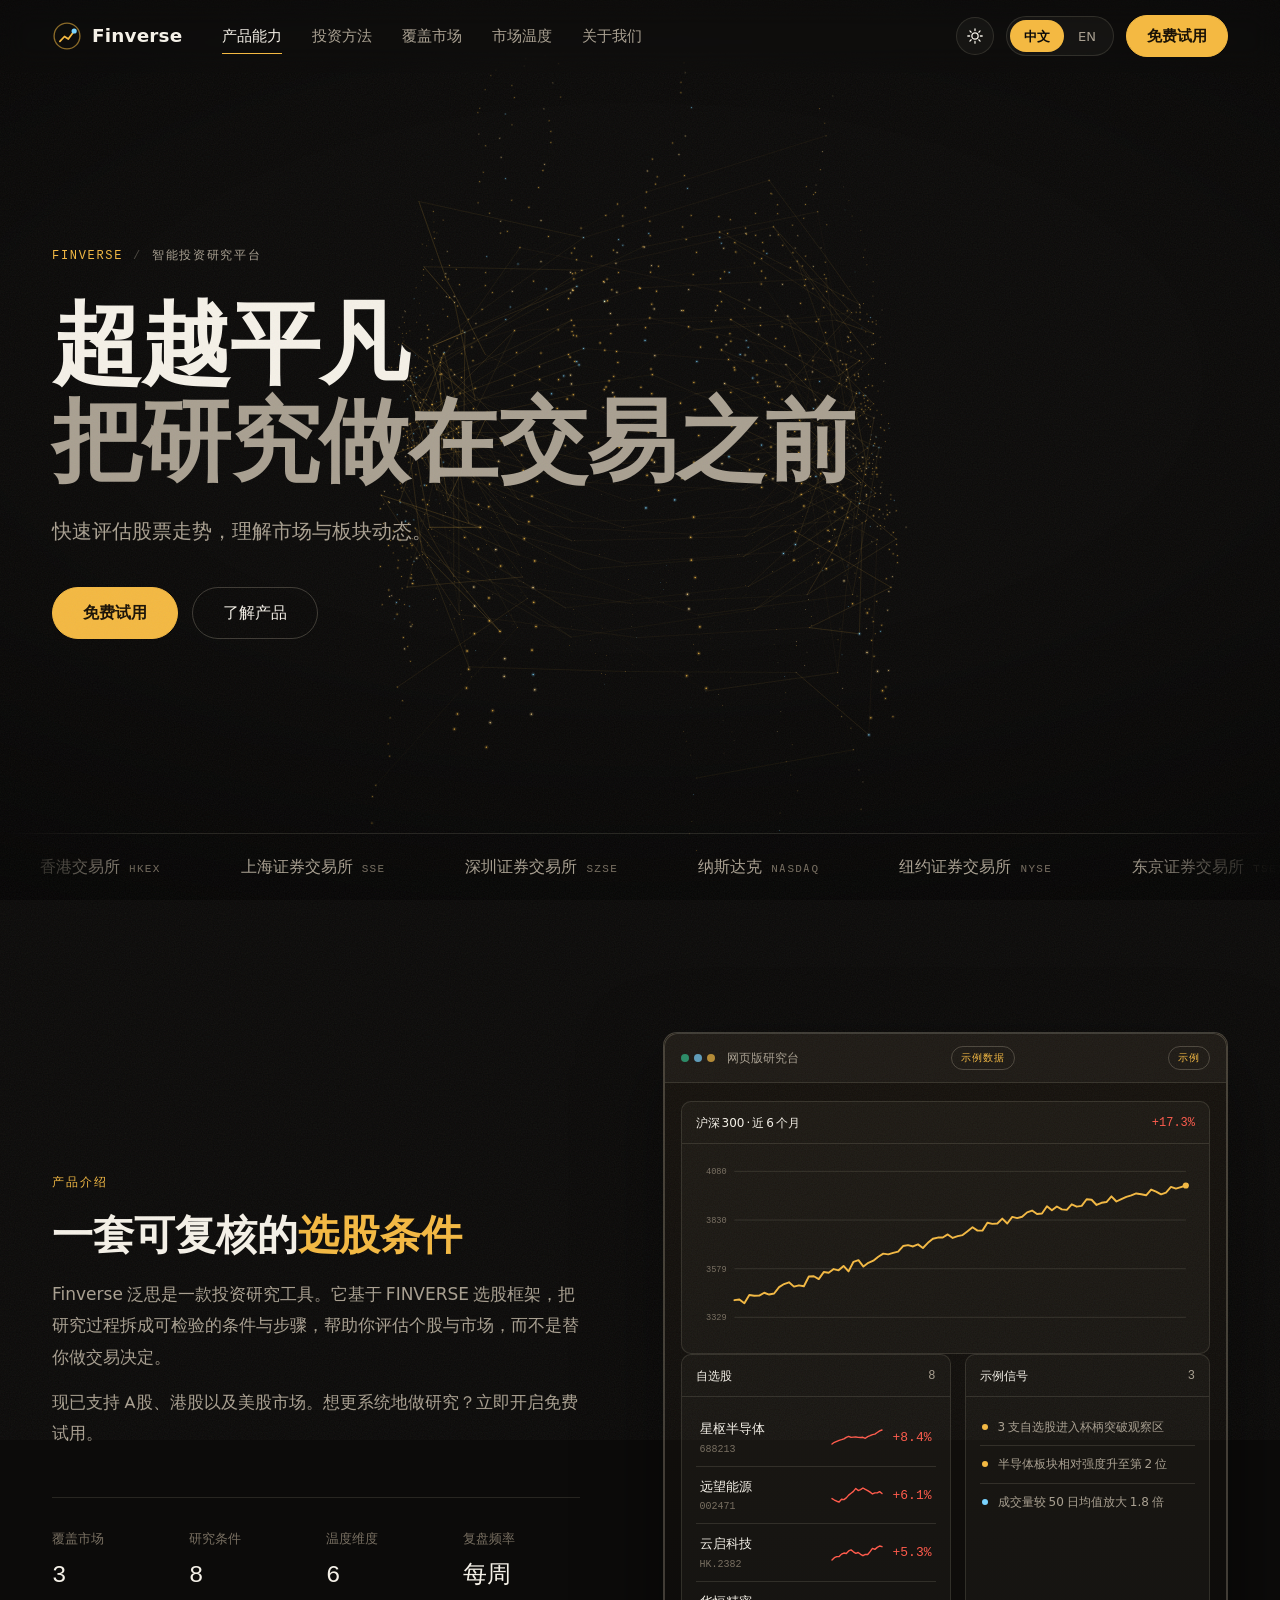
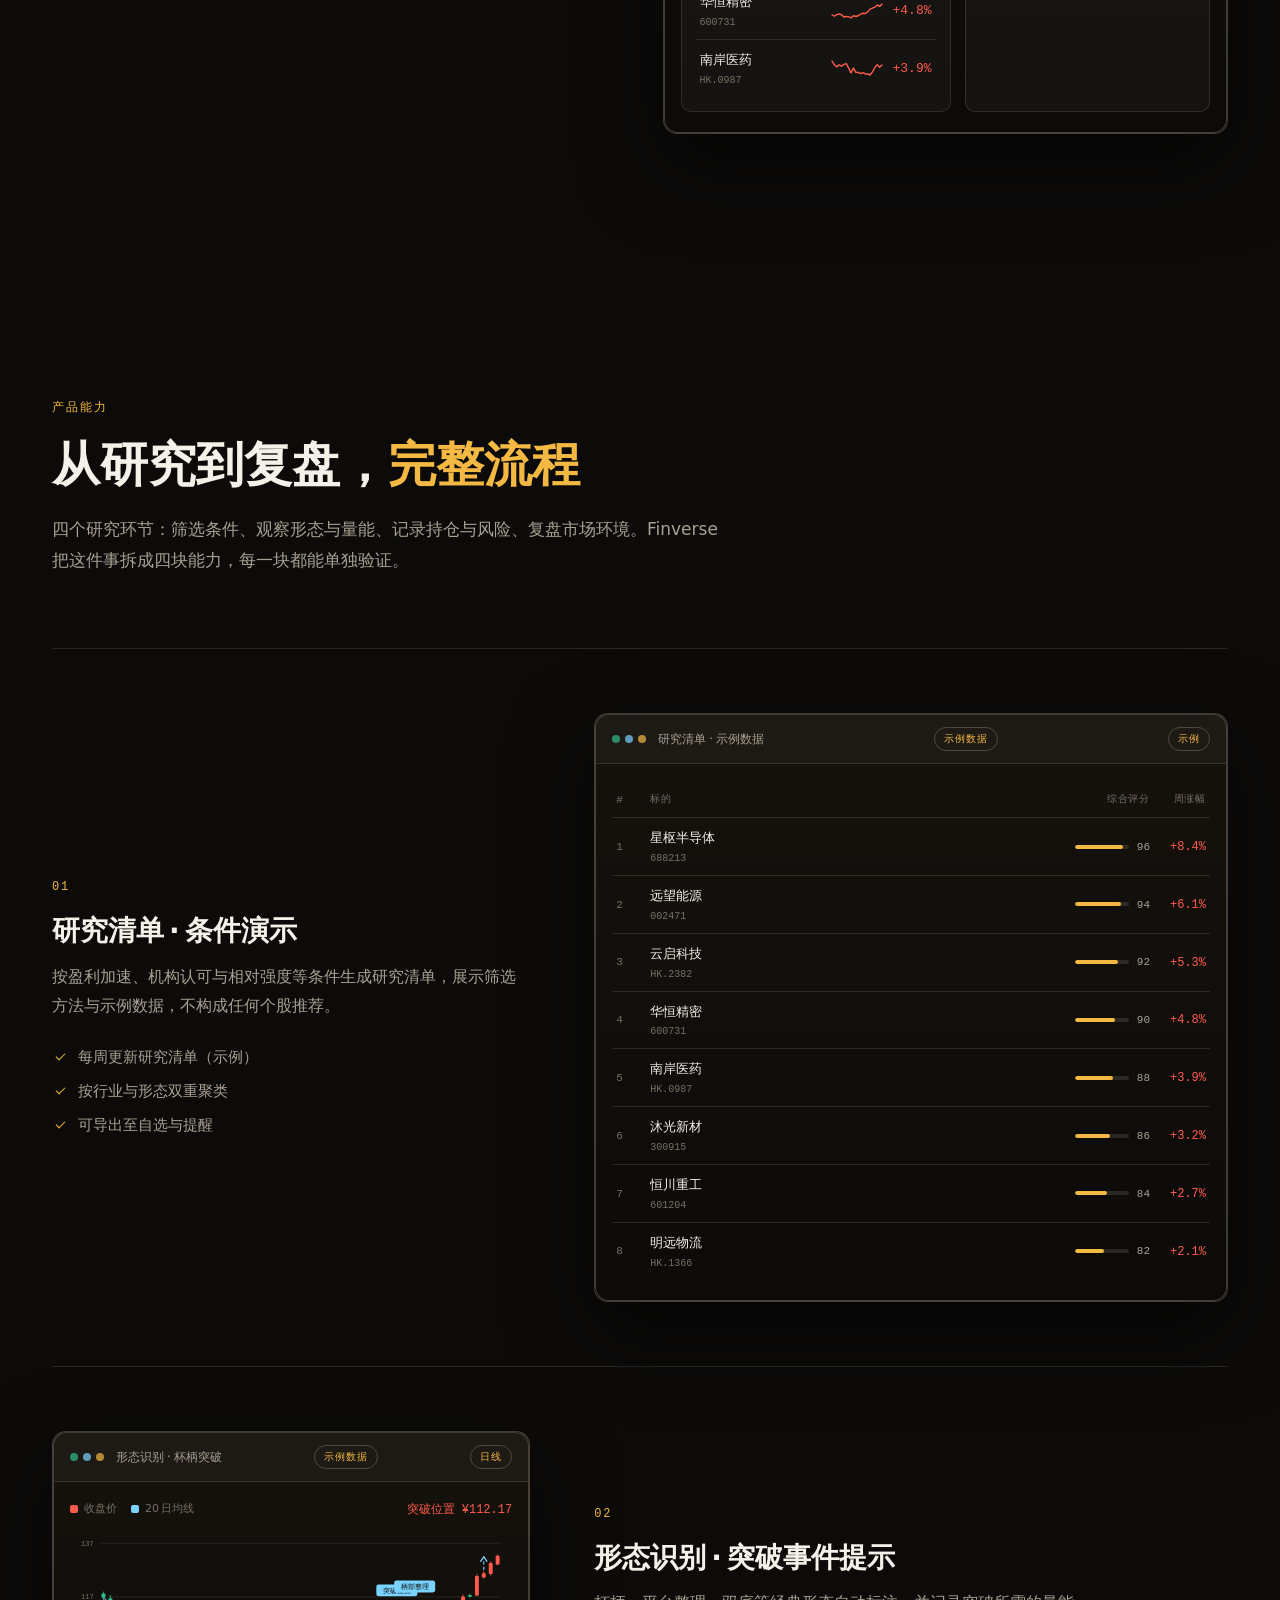
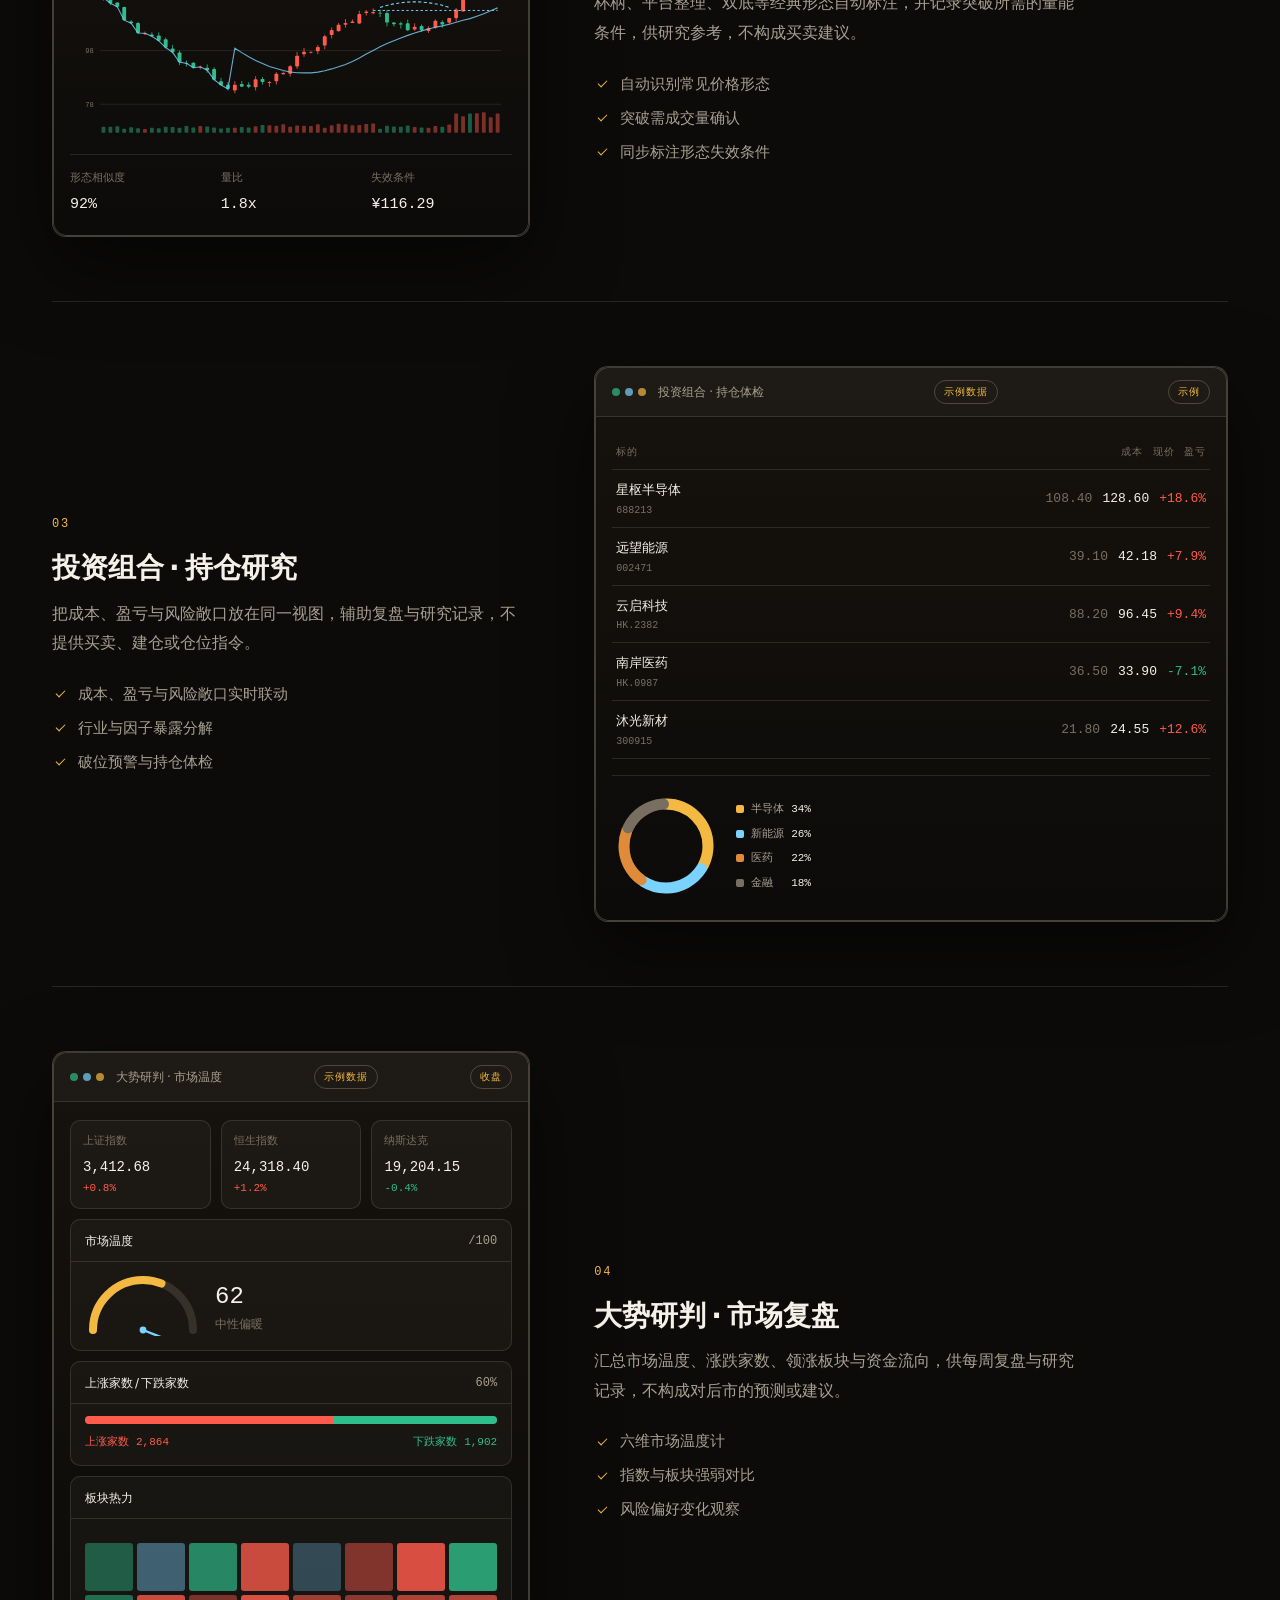
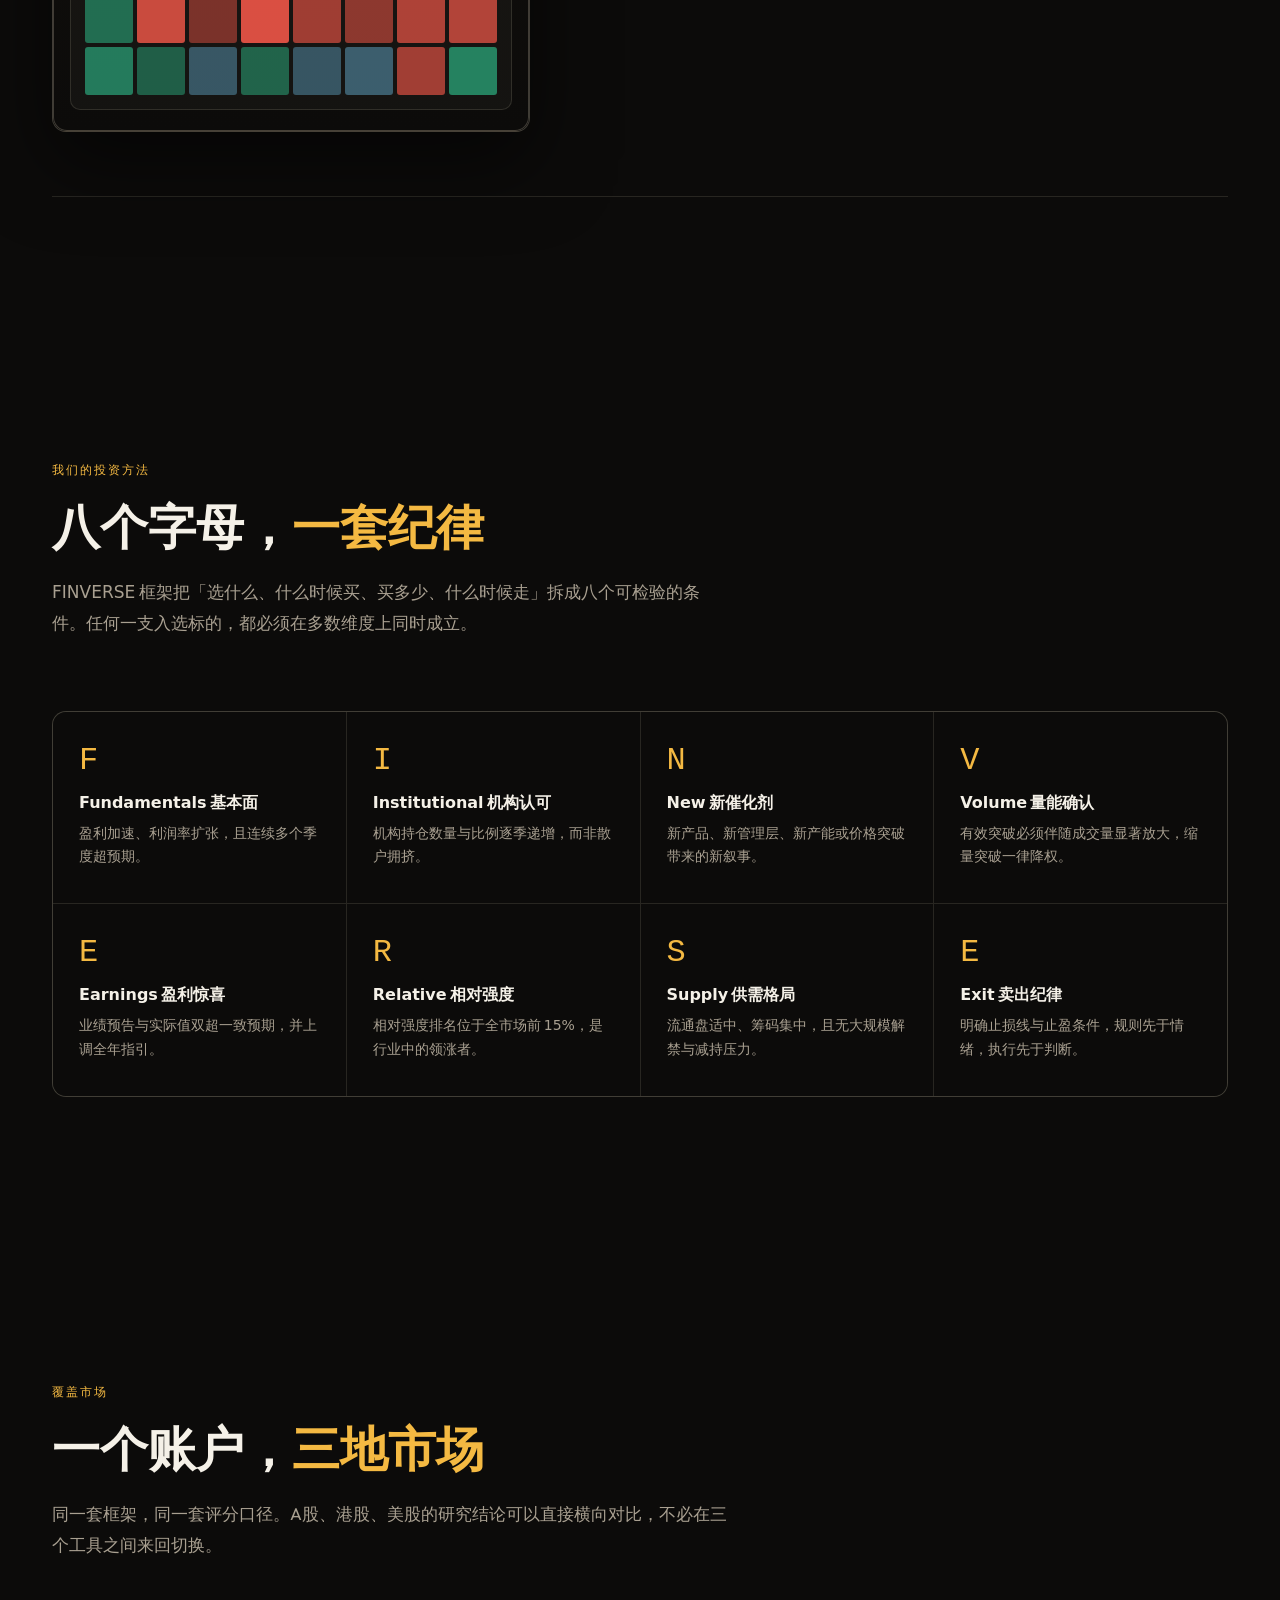
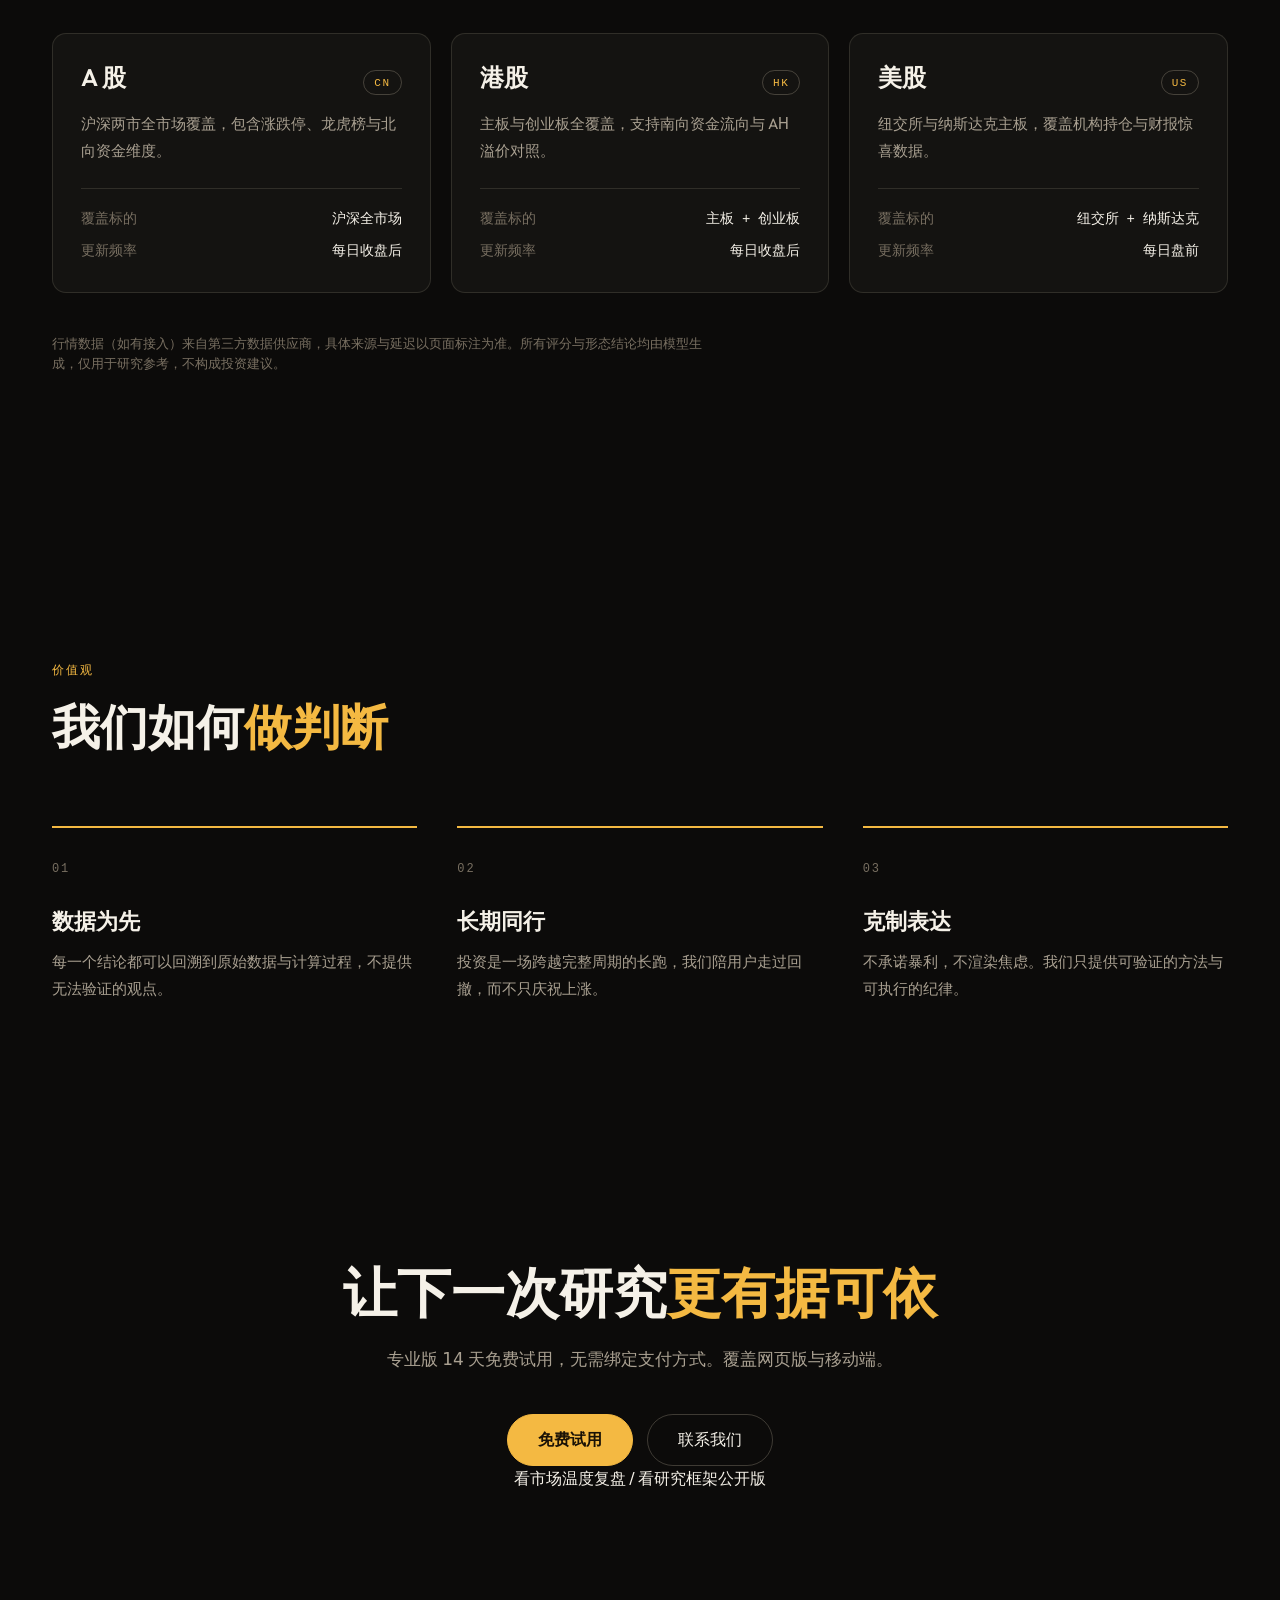
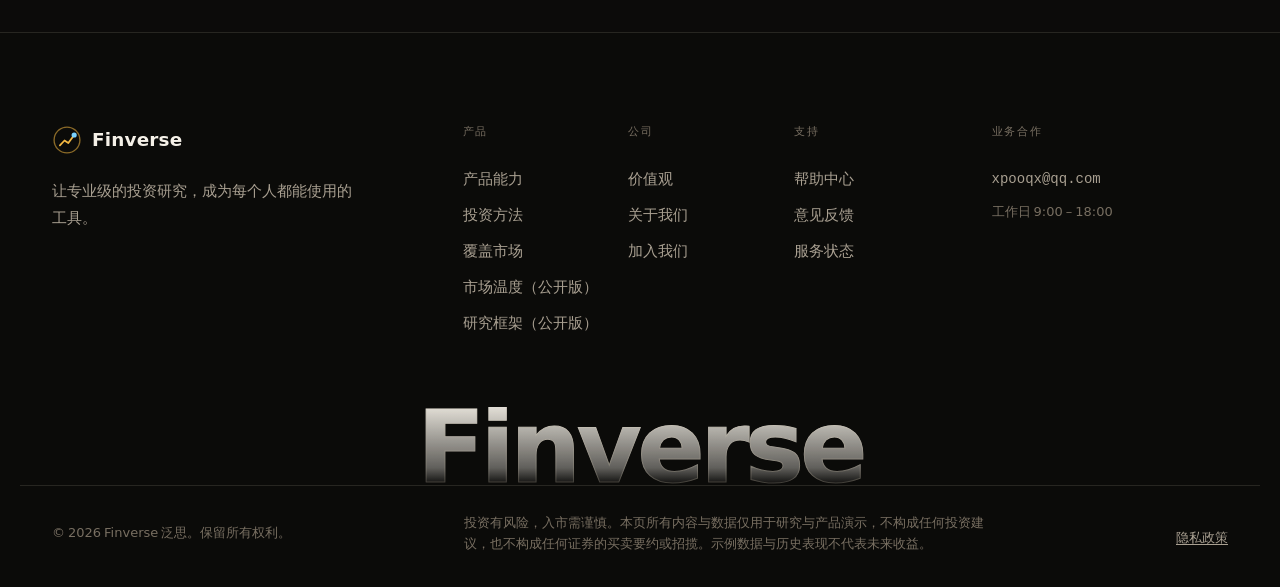
<file: index.html>
<!doctype html>
<html lang="zh-Hans" data-theme="dark">
<head>
<meta charset="utf-8">
<meta name="viewport" content="width=device-width, initial-scale=1">
<title>Finverse 泛思 · A股、港股、美股智能投资研究工具</title>
<meta name="description" content="Finverse 泛思是一款覆盖 A股、港股、美股的智能投资研究工具。以 FINVERSE 选股框架为核心，提供研究清单、形态识别、组合跟踪与大势研判。所有内容与数据仅供研究参考，不构成投资建议。">
<meta name="theme-color" content="#0c0b0a">
<link rel="canonical" href="https://mjvii.com/">
<meta property="og:title" content="Finverse 泛思 · 智能投资研究平台">
<meta property="og:description" content="覆盖 A股、港股、美股的投资研究工具：研究清单、形态识别、组合跟踪与大势研判。">
<meta property="og:type" content="website">
<meta property="og:url" content="https://mjvii.com/">
<meta property="og:site_name" content="Finverse 泛思">
<meta property="og:image" content="https://mjvii.com/assets/img/social-cover.webp">
<meta property="og:image:width" content="1200">
<meta property="og:image:height" content="630">
<meta property="og:image:alt" content="Finverse 泛思智能投资研究工作台">
<meta name="twitter:card" content="summary_large_image">
<meta name="twitter:title" content="Finverse 泛思 · 智能投资研究平台">
<meta name="twitter:description" content="把研究做在交易之前。覆盖 A股、港股、美股的研究工作台。">
<meta name="twitter:image" content="https://mjvii.com/assets/img/social-cover.webp">
<link rel="icon" href="assets/img/favicon.svg" type="image/svg+xml">
<script src="assets/js/boot.js?v=20261020b"></script>
<link rel="stylesheet" href="assets/fonts/fonts.css">
<link rel="stylesheet" href="assets/css/style.css?v=20261020b">
</head>
<body>

<a class="skip" href="#hero" data-i18n="ui.skip">跳到正文</a>
<noscript><p class="wrap" style="padding:16px 0;color:#e8b96a">你的浏览器禁用了 JavaScript：页面内容仍可阅读，但主题切换、语言切换与试用表单不可用。可发邮件到 xpooqx@qq.com 联系我们。</p></noscript>

<!-- 全屏粒子叙事画布：随滚动在 球体 / 柱群 / 立方 / 地形 / 轨道 / 环 之间形变 -->
<canvas id="scene" aria-hidden="true"></canvas>
<div class="vignette" aria-hidden="true"></div>
<div class="grain" aria-hidden="true"></div>

<header class="nav" id="nav">
  <div class="nav-inner">
    <a class="brand" href="#hero" aria-label="Finverse">
      <svg class="brand-mark" viewBox="0 0 36 36" aria-hidden="true">
        <circle cx="18" cy="18" r="15.5" fill="none" stroke="currentColor" stroke-width="1.6" opacity=".55"/>
        <path d="M9.5 24.5 15 18.6l4.6 3.1L26.6 12" fill="none" stroke="currentColor" stroke-width="2.1" stroke-linecap="round" stroke-linejoin="round"/>
        <circle cx="26.6" cy="12" r="3.1" class="mark-dot"/>
      </svg>
      <span class="brand-name">Finverse</span>
    </a>

    <nav class="nav-links" aria-label="主导航">
      <a href="#product" data-i18n="nav.product">产品能力</a>
      <a href="#method" data-i18n="nav.method">投资方法</a>
      <a href="#markets" data-i18n="nav.markets">覆盖市场</a>
      <a href="market-temperature.html" data-track="nav-temperature" data-i18n="nav.temperature">市场温度</a>
      <a href="#about" data-i18n="nav.about">关于我们</a>
    </nav>

    <div class="nav-actions">
      <button class="icon-btn" id="themeToggle" type="button" aria-label="切换深浅色" title="深浅色切换">
        <svg class="i-sun" viewBox="0 0 24 24" aria-hidden="true"><circle cx="12" cy="12" r="4.2"/><path d="M12 2.4v2.4M12 19.2v2.4M2.4 12h2.4M19.2 12h2.4M5.2 5.2l1.7 1.7M17.1 17.1l1.7 1.7M5.2 18.8l1.7-1.7M17.1 6.9l1.7-1.7"/></svg>
        <svg class="i-moon" viewBox="0 0 24 24" aria-hidden="true"><path d="M20.6 14.8A8.7 8.7 0 0 1 9.2 3.4a8.7 8.7 0 1 0 11.4 11.4z"/></svg>
      </button>

      <div class="lang" role="group" aria-label="语言">
        <span class="lang-thumb" aria-hidden="true"></span>
        <button type="button" class="is-active" data-lang="zh" aria-pressed="true"><span data-i18n="ui.langZh">中文</span></button>
        <button type="button" data-lang="en" aria-pressed="false">EN</button>
      </div>

      <button class="btn btn-primary nav-cta" type="button" data-open-trial data-i18n="cta.trial">免费试用</button>

      <button class="icon-btn menu-btn" id="menuBtn" type="button" aria-label="菜单" aria-expanded="false" aria-controls="mobilePanel">
        <svg viewBox="0 0 24 24" aria-hidden="true"><path d="M4 7h16M4 12h16M4 17h16"/></svg>
      </button>
    </div>
  </div>

  <div class="mobile-panel" id="mobilePanel" hidden>
    <a href="#product" data-i18n="nav.product">产品能力</a>
    <a href="#method" data-i18n="nav.method">投资方法</a>
    <a href="#markets" data-i18n="nav.markets">覆盖市场</a>
    <a href="market-temperature.html" data-track="nav-temperature-m" data-i18n="nav.temperature">市场温度</a>
    <a href="#about" data-i18n="nav.about">关于我们</a>
    <button class="btn btn-primary" type="button" data-open-trial data-i18n="cta.trial">免费试用</button>
  </div>
</header>

<main>

  <!-- 01 首屏 -->
  <section class="scene hero" id="hero" data-shape="globe">
    <div class="wrap hero-inner">
      <p class="eyebrow rise"><span class="eyebrow-brand">FINVERSE</span><span class="sep">/</span><span data-i18n="hero.eyebrow">智能投资研究平台</span></p>
      <h1 class="rise" style="--d:1">
        <span class="l1" data-i18n="hero.h1a">超越平凡</span>
        <span class="l2" data-i18n="hero.h1b">把研究做在交易之前</span>
      </h1>
      <p class="lede rise" style="--d:2" data-i18n="hero.lede">快速评估股票走势，理解市场与板块动态。</p>
      <div class="hero-cta rise" style="--d:3">
        <button class="btn btn-primary btn-lg" type="button" data-open-trial data-i18n="cta.trial">免费试用</button>
        <a class="btn btn-ghost btn-lg" href="#product" data-i18n="cta.explore">了解产品</a>
      </div>
    </div>

    <div class="marquee rise" style="--d:4" role="region" aria-label="覆盖市场">
      <div class="marquee-viewport">
        <div class="marquee-track" data-marquee>
          <ul class="marquee-group">
            <li><a href="https://www.hkex.com.hk/?sc_lang=zh-HK" target="_blank" rel="noopener noreferrer"><b>香港交易所</b><span>HKEX</span></a></li>
            <li><a href="https://www.sse.com.cn/" target="_blank" rel="noopener noreferrer"><b>上海证券交易所</b><span>SSE</span></a></li>
            <li><a href="https://www.szse.cn/" target="_blank" rel="noopener noreferrer"><b>深圳证券交易所</b><span>SZSE</span></a></li>
            <li><a href="https://www.nasdaq.com/" target="_blank" rel="noopener noreferrer"><b>纳斯达克</b><span>NASDAQ</span></a></li>
            <li><a href="https://www.nyse.com/" target="_blank" rel="noopener noreferrer"><b>纽约证券交易所</b><span>NYSE</span></a></li>
            <li><a href="https://www.jpx.co.jp/" target="_blank" rel="noopener noreferrer"><b>东京证券交易所</b><span>TSE</span></a></li>
            <li><a href="https://www.londonstockexchange.com/" target="_blank" rel="noopener noreferrer"><b>伦敦证券交易所</b><span>LSE</span></a></li>
            <li><a href="https://www.euronext.com/" target="_blank" rel="noopener noreferrer"><b>泛欧交易所</b><span>EURONEXT</span></a></li>
          </ul>
        </div>
      </div>
    </div>
  </section>

  <!-- 02 产品介绍 -->
  <section class="scene intro" id="intro" data-shape="bars">
    <div class="wrap split">
      <div class="split-text">
        <p class="kicker rise" data-i18n="intro.kicker">产品介绍</p>
        <h2 class="h2 rise" style="--d:1" data-i18n-html="intro.h2">一套可复核的<em>选股条件</em></h2>
        <p class="body rise" style="--d:2" data-i18n="intro.p1">Finverse 泛思是一款投资研究工具。它基于 FINVERSE 选股框架，把研究过程拆成可检验的条件与步骤，帮助你评估个股与市场，而不是替你做交易决定。</p>
        <p class="body rise" style="--d:2" data-i18n="intro.p2">现已支持 A股、港股以及美股市场。想更系统地做研究？立即开启免费试用。</p>

        <dl class="stats rise" style="--d:3">
          <div><dt data-i18n="intro.s1k">覆盖市场</dt><dd><span data-count="3">0</span></dd></div>
          <div><dt data-i18n="intro.s2k">研究条件</dt><dd><span data-count="8">0</span></dd></div>
          <div><dt data-i18n="intro.s3k">温度维度</dt><dd><span data-count="6">0</span></dd></div>
          <div><dt data-i18n="intro.s4k">复盘频率</dt><dd data-i18n="intro.s4v">每周</dd></div>
        </dl>
      </div>

      <div class="split-app rise" style="--d:2">
        <figure class="app app--dash" data-app="dash" role="img" aria-label="Finverse 网页版研究台"></figure>
      </div>
    </div>
  </section>

  <!-- 03 产品能力 -->
  <section class="scene product" id="product" data-shape="stack">
    <div class="wrap">
      <header class="sec-head rise">
        <p class="kicker" data-i18n="product.kicker">产品能力</p>
        <h2 class="h2" data-i18n-html="product.h2">从研究到复盘，<em>完整流程</em></h2>
        <p class="body narrow" data-i18n="product.lede">四个研究环节：筛选条件、观察形态与量能、记录持仓与风险、复盘市场环境。Finverse 把这件事拆成四块能力，每一块都能单独验证。</p>
      </header>

      <article class="feature rise">
        <div class="feature-text">
          <span class="idx">01</span>
          <h3 data-i18n="f1.h">研究清单 · 条件演示</h3>
          <p class="body" data-i18n="f1.p">按盈利加速、机构认可与相对强度等条件生成研究清单，展示筛选方法与示例数据，不构成任何个股推荐。</p>
          <ul class="ticks">
            <li data-i18n="f1.t1">每周更新研究清单（示例）</li>
            <li data-i18n="f1.t2">按行业与形态双重聚类</li>
            <li data-i18n="f1.t3">可导出至自选与提醒</li>
          </ul>
        </div>
        <div class="feature-app"><figure class="app" data-app="rank" role="img" aria-label="研究清单界面"></figure></div>
      </article>

      <article class="feature rise rev">
        <div class="feature-text">
          <span class="idx">02</span>
          <h3 data-i18n="f2.h">形态识别 · 突破事件提示</h3>
          <p class="body" data-i18n="f2.p">杯柄、平台整理、双底等经典形态自动标注，并记录突破所需的量能条件，供研究参考，不构成买卖建议。</p>
          <ul class="ticks">
            <li data-i18n="f2.t1">自动识别常见价格形态</li>
            <li data-i18n="f2.t2">突破需成交量确认</li>
            <li data-i18n="f2.t3">同步标注形态失效条件</li>
          </ul>
        </div>
        <div class="feature-app"><figure class="app" data-app="pattern" role="img" aria-label="形态识别界面"></figure></div>
      </article>

      <article class="feature rise">
        <div class="feature-text">
          <span class="idx">03</span>
          <h3 data-i18n="f3.h">投资组合 · 持仓研究</h3>
          <p class="body" data-i18n="f3.p">把成本、盈亏与风险敞口放在同一视图，辅助复盘与研究记录，不提供买卖、建仓或仓位指令。</p>
          <ul class="ticks">
            <li data-i18n="f3.t1">成本、盈亏与风险敞口实时联动</li>
            <li data-i18n="f3.t2">行业与因子暴露分解</li>
            <li data-i18n="f3.t3">破位预警与持仓体检</li>
          </ul>
        </div>
        <div class="feature-app"><figure class="app" data-app="portfolio" role="img" aria-label="投资组合界面"></figure></div>
      </article>

      <article class="feature rise rev">
        <div class="feature-text">
          <span class="idx">04</span>
          <h3 data-i18n="f4.h">大势研判 · 市场复盘</h3>
          <p class="body" data-i18n="f4.p">汇总市场温度、涨跌家数、领涨板块与资金流向，供每周复盘与研究记录，不构成对后市的预测或建议。</p>
          <ul class="ticks">
            <li data-i18n="f4.t1">六维市场温度计</li>
            <li data-i18n="f4.t2">指数与板块强弱对比</li>
            <li data-i18n="f4.t3">风险偏好变化观察</li>
          </ul>
        </div>
        <div class="feature-app"><figure class="app" data-app="breadth" role="img" aria-label="大势研判界面"></figure></div>
      </article>
    </div>
  </section>

  <!-- 04 投资方法 -->
  <section class="scene method" id="method" data-shape="terrain">
    <div class="wrap">
      <header class="sec-head rise">
        <p class="kicker" data-i18n="method.kicker">我们的投资方法</p>
        <h2 class="h2" data-i18n-html="method.h2">八个字母，<em>一套纪律</em></h2>
        <p class="body narrow" data-i18n="method.lede">FINVERSE 框架把「选什么、什么时候买、买多少、什么时候走」拆成八个可检验的条件。任何一支入选标的，都必须在多数维度上同时成立。</p>
      </header>

      <div class="framework">
        <article class="fcard rise">
          <span class="fletter">F</span>
          <h3 data-i18n="m1.t">Fundamentals 基本面</h3>
          <p data-i18n="m1.p">盈利加速、利润率扩张，且连续多个季度超预期。</p>
        </article>
        <article class="fcard rise" style="--d:1">
          <span class="fletter">I</span>
          <h3 data-i18n="m2.t">Institutional 机构认可</h3>
          <p data-i18n="m2.p">机构持仓数量与比例逐季递增，而非散户拥挤。</p>
        </article>
        <article class="fcard rise" style="--d:2">
          <span class="fletter">N</span>
          <h3 data-i18n="m3.t">New 新催化剂</h3>
          <p data-i18n="m3.p">新产品、新管理层、新产能或价格突破带来的新叙事。</p>
        </article>
        <article class="fcard rise" style="--d:3">
          <span class="fletter">V</span>
          <h3 data-i18n="m4.t">Volume 量能确认</h3>
          <p data-i18n="m4.p">有效突破必须伴随成交量显著放大，缩量突破一律降权。</p>
        </article>
        <article class="fcard rise">
          <span class="fletter">E</span>
          <h3 data-i18n="m5.t">Earnings 盈利惊喜</h3>
          <p data-i18n="m5.p">业绩预告与实际值双超一致预期，并上调全年指引。</p>
        </article>
        <article class="fcard rise" style="--d:1">
          <span class="fletter">R</span>
          <h3 data-i18n="m6.t">Relative 相对强度</h3>
          <p data-i18n="m6.p">相对强度排名位于全市场前 15%，是行业中的领涨者。</p>
        </article>
        <article class="fcard rise" style="--d:2">
          <span class="fletter">S</span>
          <h3 data-i18n="m7.t">Supply 供需格局</h3>
          <p data-i18n="m7.p">流通盘适中、筹码集中，且无大规模解禁与减持压力。</p>
        </article>
        <article class="fcard rise" style="--d:3">
          <span class="fletter">E</span>
          <h3 data-i18n="m8.t">Exit 卖出纪律</h3>
          <p data-i18n="m8.p">明确止损线与止盈条件，规则先于情绪，执行先于判断。</p>
        </article>
      </div>
    </div>
  </section>

  <!-- 05 覆盖市场 -->
  <section class="scene markets" id="markets" data-shape="orbit">
    <div class="wrap">
      <header class="sec-head rise">
        <p class="kicker" data-i18n="markets.kicker">覆盖市场</p>
        <h2 class="h2" data-i18n-html="markets.h2">一个账户，<em>三地市场</em></h2>
        <p class="body narrow" data-i18n="markets.lede">同一套框架，同一套评分口径。A股、港股、美股的研究结论可以直接横向对比，不必在三个工具之间来回切换。</p>
      </header>

      <div class="market-grid">
        <article class="market-card rise">
          <div class="mc-head"><h3>A 股</h3><span class="mc-tag">CN</span></div>
          <p data-i18n="mk1.p">沪深两市全市场覆盖，包含涨跌停、龙虎榜与北向资金维度。</p>
          <ul class="mc-list">
            <li><span data-i18n="mk.list.rows">覆盖标的</span><b data-i18n="mk1.rows">沪深全市场</b></li>
            <li><span data-i18n="mk.list.freq">更新频率</span><b data-i18n="mk.list.freq.d">每日收盘后</b></li>
          </ul>
        </article>

        <article class="market-card rise" style="--d:1">
          <div class="mc-head"><h3>港股</h3><span class="mc-tag">HK</span></div>
          <p data-i18n="mk2.p">主板与创业板全覆盖，支持南向资金流向与 AH 溢价对照。</p>
          <ul class="mc-list">
            <li><span data-i18n="mk.list.rows">覆盖标的</span><b data-i18n="mk2.rows">主板 + 创业板</b></li>
            <li><span data-i18n="mk.list.freq">更新频率</span><b data-i18n="mk.list.freq.d">每日收盘后</b></li>
          </ul>
        </article>

        <article class="market-card rise" style="--d:2">
          <div class="mc-head"><h3>美股</h3><span class="mc-tag">US</span></div>
          <p data-i18n="mk3.p">纽交所与纳斯达克主板，覆盖机构持仓与财报惊喜数据。</p>
          <ul class="mc-list">
            <li><span data-i18n="mk.list.rows">覆盖标的</span><b data-i18n="mk3.rows">纽交所 + 纳斯达克</b></li>
            <li><span data-i18n="mk.list.freq">更新频率</span><b data-i18n="mk.list.freq.n">每日盘前</b></li>
          </ul>
        </article>
      </div>

      <p class="note rise" data-i18n="markets.note">行情数据（如有接入）来自第三方数据供应商，具体来源与延迟以页面标注为准。所有评分与形态结论均由模型生成，仅用于研究参考，不构成投资建议。</p>
    </div>
  </section>

  <!-- 06 价值观 -->
  <section class="scene values" id="values" data-shape="torus">
    <div class="wrap">
      <header class="sec-head rise">
        <p class="kicker" data-i18n="values.kicker">价值观</p>
        <h2 class="h2" data-i18n-html="values.h2">我们如何<em>做判断</em></h2>
      </header>

      <div class="value-grid">
        <article class="vcard rise">
          <span class="vnum">01</span>
          <h3 data-i18n="v1.t">数据为先</h3>
          <p data-i18n="v1.p">每一个结论都可以回溯到原始数据与计算过程，不提供无法验证的观点。</p>
        </article>
        <article class="vcard rise" style="--d:1">
          <span class="vnum">02</span>
          <h3 data-i18n="v2.t">长期同行</h3>
          <p data-i18n="v2.p">投资是一场跨越完整周期的长跑，我们陪用户走过回撤，而不只庆祝上涨。</p>
        </article>
        <article class="vcard rise" style="--d:2">
          <span class="vnum">03</span>
          <h3 data-i18n="v3.t">克制表达</h3>
          <p data-i18n="v3.p">不承诺暴利，不渲染焦虑。我们只提供可验证的方法与可执行的纪律。</p>
        </article>
      </div>
    </div>
  </section>

  <!-- 07 试用 CTA -->
  <section class="scene cta-band" id="about" data-shape="globe">
    <div class="wrap cta-inner rise">
      <h2 class="h2" data-i18n-html="cta.h2">让下一次研究<em>更有据可依</em></h2>
      <p class="body" data-i18n="cta.p">专业版 14 天免费试用，无需绑定支付方式。覆盖网页版与移动端。</p>
      <div class="hero-cta">
        <button class="btn btn-primary btn-lg" type="button" data-open-trial data-i18n="cta.trial">免费试用</button>
        <a class="btn btn-ghost btn-lg" href="mailto:xpooqx@qq.com" data-i18n="cta.contact">联系我们</a>
      </div>
      <p class="cta-links">
        <a href="market-temperature.html" data-track="cta-temperature" data-i18n="cta.tempLink">看市场温度复盘</a>
        <span class="sep" aria-hidden="true">/</span>
        <a href="weekly-picks.html" data-track="cta-picks" data-i18n="cta.picksLink">看研究框架公开版</a>
      </p>
    </div>
  </section>

</main>

<footer class="footer">
  <div class="wrap footer-top">
    <div class="f-brand">
      <a class="brand" href="#hero" aria-label="Finverse">
        <svg class="brand-mark" viewBox="0 0 36 36" aria-hidden="true">
          <circle cx="18" cy="18" r="15.5" fill="none" stroke="currentColor" stroke-width="1.6" opacity=".55"/>
          <path d="M9.5 24.5 15 18.6l4.6 3.1L26.6 12" fill="none" stroke="currentColor" stroke-width="2.1" stroke-linecap="round" stroke-linejoin="round"/>
          <circle cx="26.6" cy="12" r="3.1" class="mark-dot"/>
        </svg>
        <span class="brand-name">Finverse</span>
      </a>
      <p data-i18n="footer.tagline">让专业级的投资研究，成为每个人都能使用的工具。</p>
    </div>

    <nav class="f-cols" aria-label="页脚导航">
      <div>
        <h4 data-i18n="footer.col.product">产品</h4>
        <a href="#product" data-i18n="footer.link.features">产品能力</a>
        <a href="#method" data-i18n="footer.link.method">投资方法</a>
        <a href="#markets" data-i18n="footer.link.markets">覆盖市场</a>
        <a href="market-temperature.html" data-track="footer-temperature" data-i18n="footer.link.temperature">市场温度（公开版）</a>
        <a href="weekly-picks.html" data-track="footer-picks" data-i18n="footer.link.picks">研究框架（公开版）</a>
      </div>
      <div>
        <h4 data-i18n="footer.col.company">公司</h4>
        <a href="#values" data-i18n="footer.link.values">价值观</a>
        <a href="#about" data-i18n="footer.link.about">关于我们</a>
        <a href="mailto:xpooqx@qq.com" data-i18n="footer.link.join">加入我们</a>
      </div>
      <div>
        <h4 data-i18n="footer.col.support">支持</h4>
        <a href="mailto:xpooqx@qq.com" data-i18n="footer.link.help">帮助中心</a>
        <a href="mailto:xpooqx@qq.com" data-i18n="footer.link.feedback">意见反馈</a>
        <a href="mailto:xpooqx@qq.com" data-i18n="footer.link.status">服务状态</a>
      </div>
    </nav>

    <div class="f-contact">
      <h4 data-i18n="footer.contact">业务合作</h4>
      <a href="mailto:xpooqx@qq.com">xpooqx@qq.com</a>
      <p class="f-hours" data-i18n="footer.hours">工作日 9:00 – 18:00</p>
    </div>
  </div>

  <div class="wordmark" aria-hidden="true"><span>Finverse</span></div>

  <div class="wrap footer-bottom">
    <p data-i18n="footer.copy">© 2026 Finverse 泛思。保留所有权利。</p>
    <p class="disclaimer" data-i18n="footer.disclaimer">投资有风险，入市需谨慎。本页所有内容与数据仅用于研究与产品演示，不构成任何投资建议，也不构成任何证券的买卖要约或招揽。示例数据与历史表现不代表未来收益。</p>
    <p class="footer-legal">
      <!-- P0：上线前在此补充运营主体全称、统一社会信用代码、注册地址、客服电话/投诉渠道、ICP 备案号（如适用）。 -->
      <a href="privacy.html" data-i18n="footer.privacy">隐私政策</a>
    </p>
  </div>
</footer>

<!-- 免费试用 -->
<div class="modal" id="trialModal" hidden>
  <div class="modal-backdrop" data-close-trial></div>
  <div class="modal-card" role="dialog" aria-modal="true" aria-labelledby="trialTitle">
    <button class="modal-x icon-btn" type="button" data-close-trial aria-label="关闭">
      <svg viewBox="0 0 24 24" aria-hidden="true"><path d="M6 6l12 12M18 6L6 18"/></svg>
    </button>
    <div class="modal-body" id="trialForm">
      <h3 id="trialTitle" data-i18n="form.title">免费试用</h3>
      <p class="modal-sub" data-i18n="form.sub">留下联系方式，我们会尽快为你开通 14 天专业版试用。</p>
      <form id="trialFormEl" novalidate>
        <label class="field">
          <span data-i18n="form.name">姓名</span>
          <input name="name" type="text" autocomplete="name" required>
        </label>
        <label class="field">
          <span data-i18n="form.company">公司</span>
          <input name="company" type="text" autocomplete="organization">
        </label>
        <label class="field">
          <span data-i18n="form.phone">手机</span>
          <input name="phone" type="tel" autocomplete="tel" inputmode="tel">
        </label>
        <label class="field">
          <span data-i18n="form.email">邮箱</span>
          <input name="email" type="email" autocomplete="email">
        </label>
        <label class="field field-hp" aria-hidden="true">
          <span>website</span>
          <input name="website" type="text" tabindex="-1" autocomplete="off">
        </label>
        <p class="field-hint" data-i18n="form.hint">手机和邮箱至少填写一项</p>
        <label class="consent">
          <input type="checkbox" name="consent" required>
          <span data-i18n-html="form.consent">我已阅读并同意<a href="privacy.html" target="_blank" rel="noopener">《隐私政策》</a>，同意 Finverse 为开通试用、联系我而处理上述信息。</span>
        </label>
        <label class="consent">
          <input type="checkbox" name="cross_border" required>
          <span data-i18n="form.crossBorder">我同意将上述信息提供给邮件服务商处理（可能位于境外），仅用于接收试用开通通知。</span>
        </label>
        <p class="field-error" id="trialError" hidden data-i18n="form.error">请填写姓名、至少一项联系方式，并勾选隐私政策与跨境处理同意。</p>
        <p class="field-error" id="trialFail" hidden data-i18n="form.fail">提交失败，请稍后重试；也可以扫码加微信，或发邮件到 xpooqx@qq.com。</p>
        <button class="btn btn-primary btn-block btn-lg" type="submit" data-i18n="form.submit">提交申请</button>
        <div class="wechat" data-wechat hidden>
          <p class="wechat-or"><span data-i18n="form.or">或</span></p>
          <div class="wechat-body">
            <img class="wechat-qr" src="assets/img/wechat-qr.png" alt="微信二维码" width="132" height="132" loading="lazy">
            <div class="wechat-copy">
              <p class="wechat-t" data-i18n="form.wechatT">想直接聊？扫码加微信</p>
              <p class="wechat-p" data-i18n="form.wechatP">备注「试用」，我们会优先处理。</p>
            </div>
          </div>
        </div>
      </form>
    </div>
    <div class="modal-body modal-done" id="trialDone" hidden>
      <div class="done-mark" aria-hidden="true">
        <svg viewBox="0 0 24 24"><path d="M5 12.8 10 17.6l9-11"/></svg>
      </div>
      <h3 data-i18n="form.doneTitle">已收到</h3>
      <p class="modal-sub" data-i18n="form.doneSub">感谢你的信任，我们会在一个工作日内与你联系。</p>
      <button class="btn btn-ghost btn-block" type="button" data-close-trial data-i18n="form.doneBtn">好的</button>
      <div class="wechat wechat-inline" data-wechat hidden>
        <img class="wechat-qr" src="assets/img/wechat-qr.png" alt="微信二维码" width="112" height="112" loading="lazy">
        <p class="wechat-p" data-i18n="form.wechatDone">扫码加微信，开通更快</p>
      </div>
    </div>
  </div>
</div>

<script src="assets/js/track.js?v=20261020b"></script>
<script src="assets/js/i18n.js?v=20261020b"></script>
<script src="assets/js/scene.js?v=20261020b"></script>
<script src="assets/js/mockups.js?v=20261020b"></script>
<script src="assets/js/main.js?v=20261020b"></script>
</body>
</html>
</file>
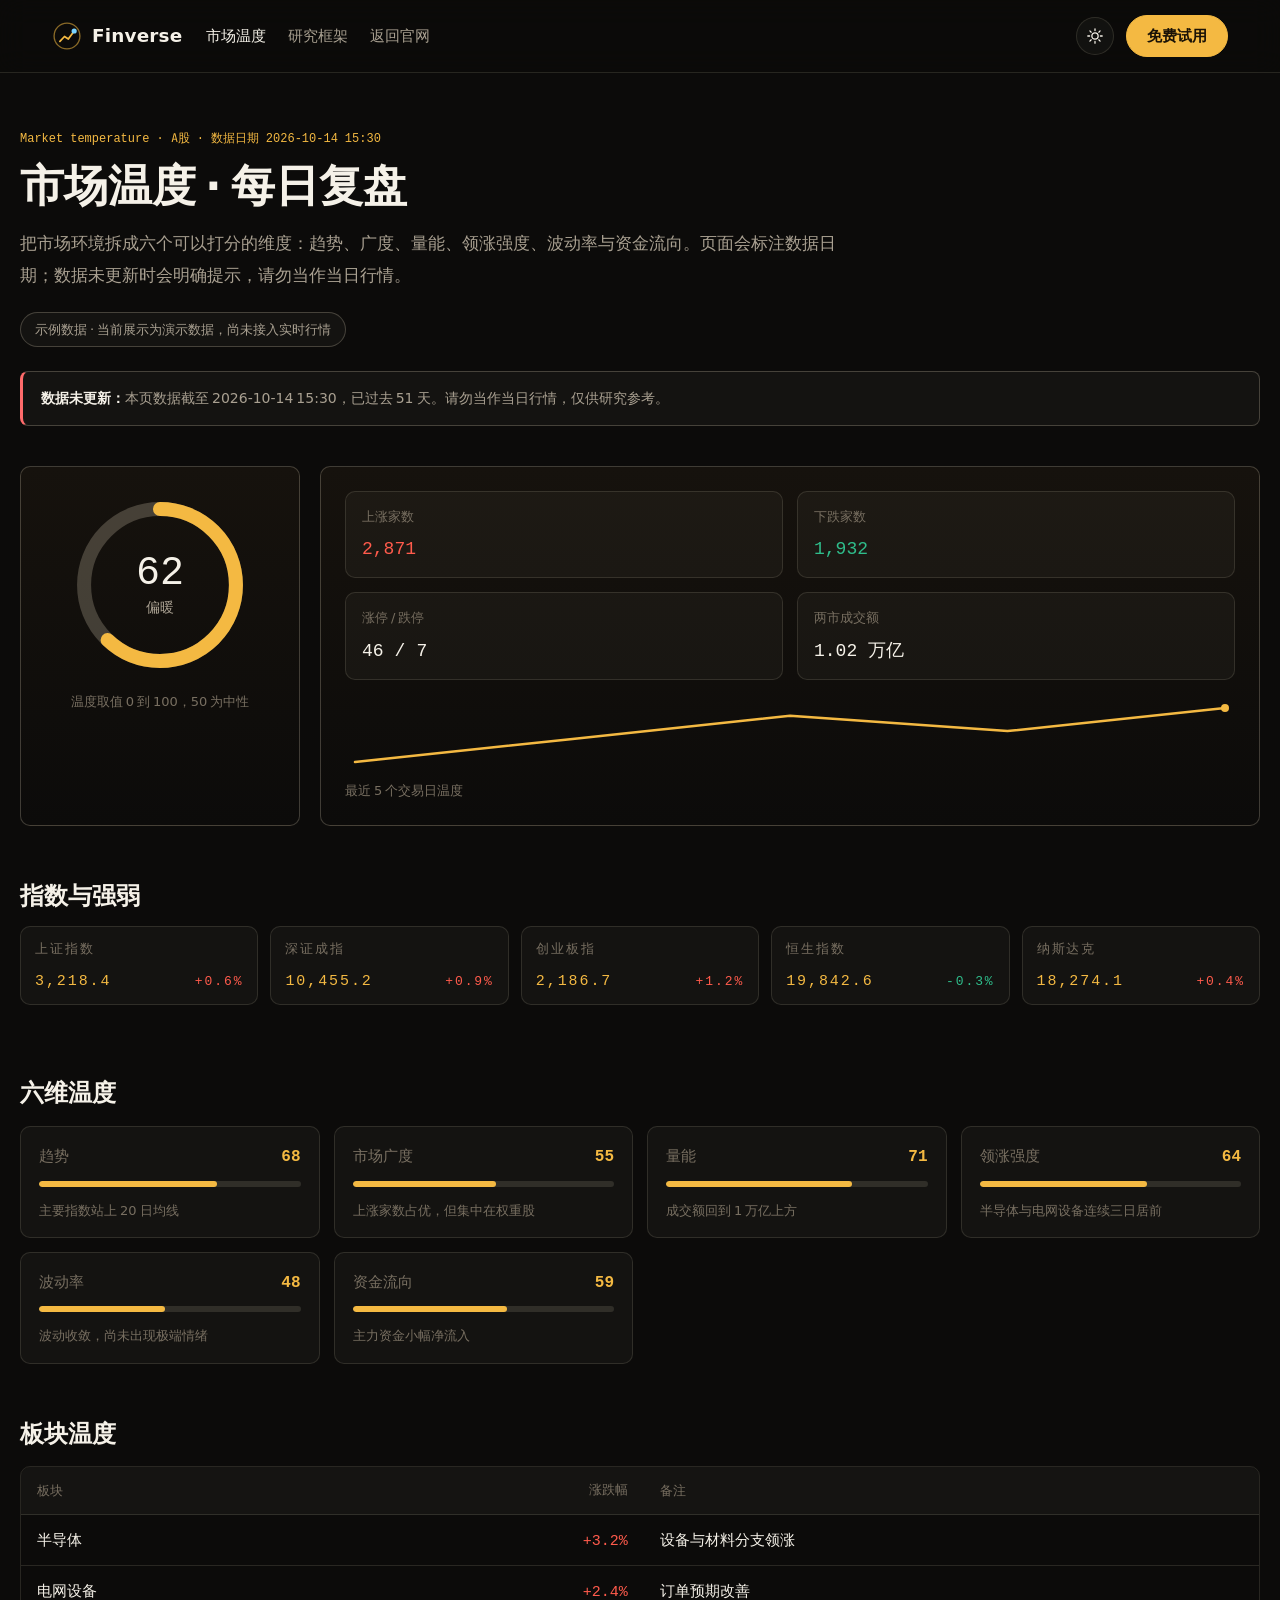
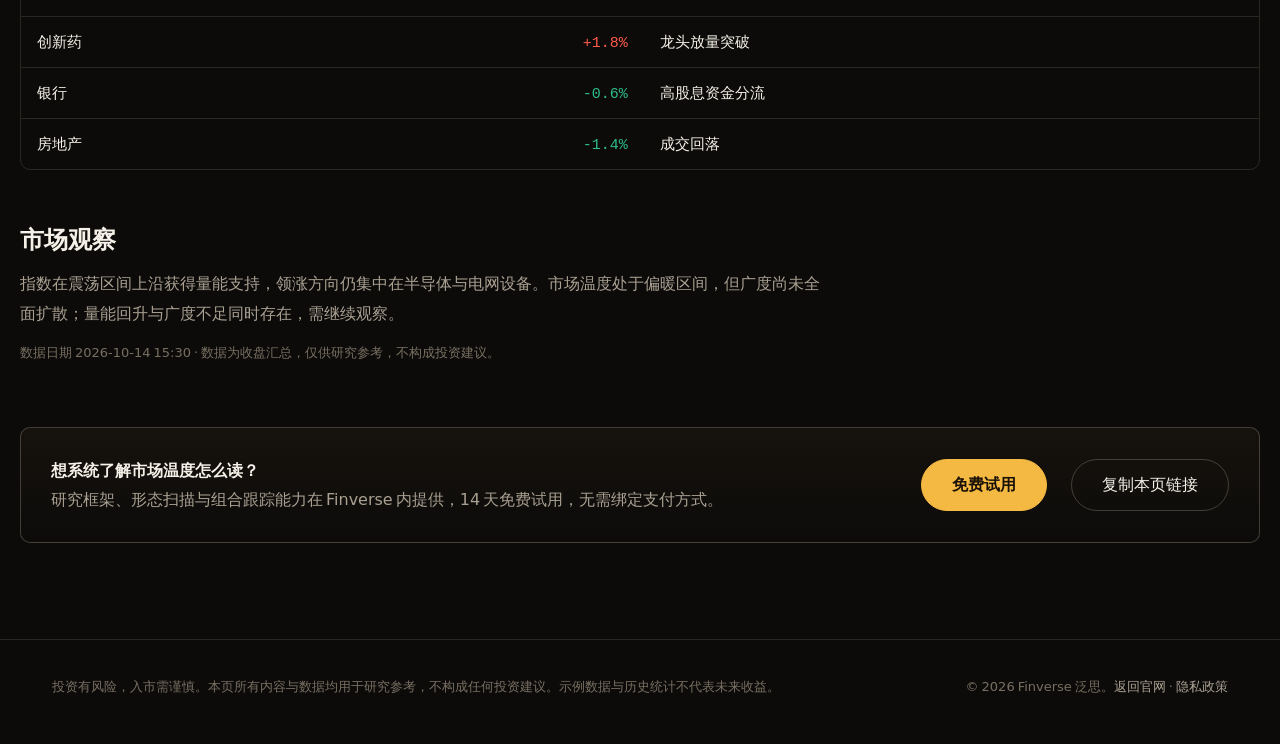
<file: market-temperature.html>
<!doctype html>
<html lang="zh-Hans" data-theme="dark">
<head>
<meta charset="utf-8">
<meta name="viewport" content="width=device-width, initial-scale=1">
<title>市场温度复盘 · A股涨跌家数与板块强弱 · Finverse 泛思</title>
<meta name="description" content="A股市场温度公开页：涨跌家数、涨停跌停、成交额、六维温度评分与领涨板块。页面标注数据日期，仅用于研究参考，不构成投资建议。">
<meta name="theme-color" content="#0c0b0a">
<link rel="canonical" href="https://mjvii.com/market-temperature.html">
<meta property="og:title" content="市场温度复盘 · Finverse 泛思">
<meta property="og:description" content="涨跌家数、涨停跌停、成交额与六维温度评分；页面标注数据日期，不构成投资建议。">
<meta property="og:type" content="article">
<meta property="og:url" content="https://mjvii.com/market-temperature.html">
<meta property="og:site_name" content="Finverse 泛思">
<link rel="icon" href="assets/img/favicon.svg" type="image/svg+xml">
<script src="assets/js/boot.js?v=20261020b"></script>
<link rel="stylesheet" href="assets/fonts/fonts.css">
<link rel="stylesheet" href="assets/css/style.css?v=20261020b">
<link rel="stylesheet" href="assets/css/content.css?v=20261020b">
</head>
<body class="doc">

<a class="skip" href="#main">跳到正文</a>
<noscript><p class="wrap" style="padding:16px 0;color:#e8b96a">你的浏览器禁用了 JavaScript：本页数据无法渲染，请启用后查看，或直接邮件联系 xpooqx@qq.com。</p></noscript>

<header class="c-nav">
  <div class="wrap c-nav-inner">
    <a class="brand" href="index.html" aria-label="Finverse">
      <svg class="brand-mark" viewBox="0 0 36 36" aria-hidden="true">
        <circle cx="18" cy="18" r="15.5" fill="none" stroke="currentColor" stroke-width="1.6" opacity=".55"/>
        <path d="M9.5 24.5 15 18.6l4.6 3.1L26.6 12" fill="none" stroke="currentColor" stroke-width="2.1" stroke-linecap="round" stroke-linejoin="round"/>
        <circle cx="26.6" cy="12" r="3.1" class="mark-dot"/>
      </svg>
      <span class="brand-name">Finverse</span>
    </a>

    <nav class="c-links" aria-label="公开页面">
      <a href="market-temperature.html" class="is-active">市场温度</a>
      <a href="weekly-picks.html">研究框架</a>
      <a href="index.html">返回官网</a>
    </nav>

    <div class="c-actions">
      <button class="icon-btn" id="themeToggle" type="button" aria-label="切换深浅色" title="深浅色切换">
        <svg class="i-sun" viewBox="0 0 24 24" aria-hidden="true"><circle cx="12" cy="12" r="4.2"/><path d="M12 2.4v2.4M12 19.2v2.4M2.4 12h2.4M19.2 12h2.4M5.2 5.2l1.7 1.7M17.1 17.1l1.7 1.7M5.2 18.8l1.7-1.7M17.1 6.9l1.7-1.7"/></svg>
        <svg class="i-moon" viewBox="0 0 24 24" aria-hidden="true"><path d="M20.6 14.8A8.7 8.7 0 0 1 9.2 3.4a8.7 8.7 0 1 0 11.4 11.4z"/></svg>
      </button>
      <a class="btn btn-primary" href="index.html#trial" data-track="doc-cta">免费试用</a>
    </div>
  </div>
</header>

<main class="wrap doc-main" id="main">
  <p class="doc-kicker">Market temperature · <span id="tempMarket">A股</span> · 数据日期 <span id="tempDate">--</span></p>
  <h1 class="doc-h1">市场温度 · 每日复盘</h1>
  <p class="doc-lede">把市场环境拆成六个可以打分的维度：趋势、广度、量能、领涨强度、波动率与资金流向。页面会标注数据日期；数据未更新时会明确提示，请勿当作当日行情。</p>
  <p class="sample-flag" id="sampleFlag" hidden>示例数据 · 当前展示为演示数据，尚未接入实时行情</p>
  <div class="doc-alert" id="dataStale" role="note" hidden></div>

  <section class="temp-hero">
    <div class="panel">
      <div class="gauge">
        <svg viewBox="0 0 128 128" aria-hidden="true">
          <circle class="gauge-track" cx="64" cy="64" r="54"></circle>
          <circle class="gauge-arc" id="gaugeArc" cx="64" cy="64" r="54"></circle>
        </svg>
        <div class="gauge-fill">
          <span class="temp-num" id="tempScore">--</span>
          <span class="temp-state" id="tempState">加载中</span>
        </div>
      </div>
      <p class="gauge-caption">温度取值 0 到 100，50 为中性</p>
    </div>

    <div class="panel">
      <div class="kpi-grid" id="tempKpis"></div>
<div class="temp-spark" id="tempSpark"></div>
      <p class="spark-label">最近 5 个交易日温度</p>
    </div>
  </section>

  <section class="doc-block">
    <h2>指数与强弱</h2>
    <div class="idx-grid" id="tempIndices"></div>
  </section>

  <section class="doc-block">
    <h2>六维温度</h2>
    <div class="dims" id="tempDims"></div>
  </section>

  <section class="doc-block">
    <h2>板块温度</h2>
    <div class="table-scroll">
      <table class="doc-table">
        <thead>
          <tr><th>板块</th><th class="num">涨跌幅</th><th>备注</th></tr>
        </thead>
        <tbody id="sectorBody"></tbody>
      </table>
    </div>
  </section>

  <section class="doc-block">
    <h2>市场观察</h2>
    <p class="doc-p" id="tempCommentary"></p>
    <p class="doc-note">数据日期 <span id="tempUpdated"></span> · 数据为收盘汇总，仅供研究参考，不构成投资建议。</p>
  </section>

  <aside class="doc-cta">
    <p><strong>想系统了解市场温度怎么读？</strong><br>研究框架、形态扫描与组合跟踪能力在 Finverse 内提供，14 天免费试用，无需绑定支付方式。</p>
    <a class="btn btn-primary btn-lg" href="index.html#trial" data-track="doc-cta-temp">免费试用</a>
    <button class="btn btn-ghost btn-lg" type="button" data-copy-link>复制本页链接</button>
  </aside>
</main>

<footer class="c-footer">
  <div class="wrap">
    <p class="disclaimer">投资有风险，入市需谨慎。本页所有内容与数据均用于研究参考，不构成任何投资建议。示例数据与历史统计不代表未来收益。</p>
    <p>© 2026 Finverse 泛思。<a href="index.html">返回官网</a> · <a href="privacy.html">隐私政策</a></p>
  </div>
</footer>

<script src="assets/js/track.js?v=20261020b"></script>
<script src="assets/data/market-temperature.js?v=20261020b"></script>
<script src="assets/js/content.js?v=20261020b"></script>
</body>
</html>
</file>
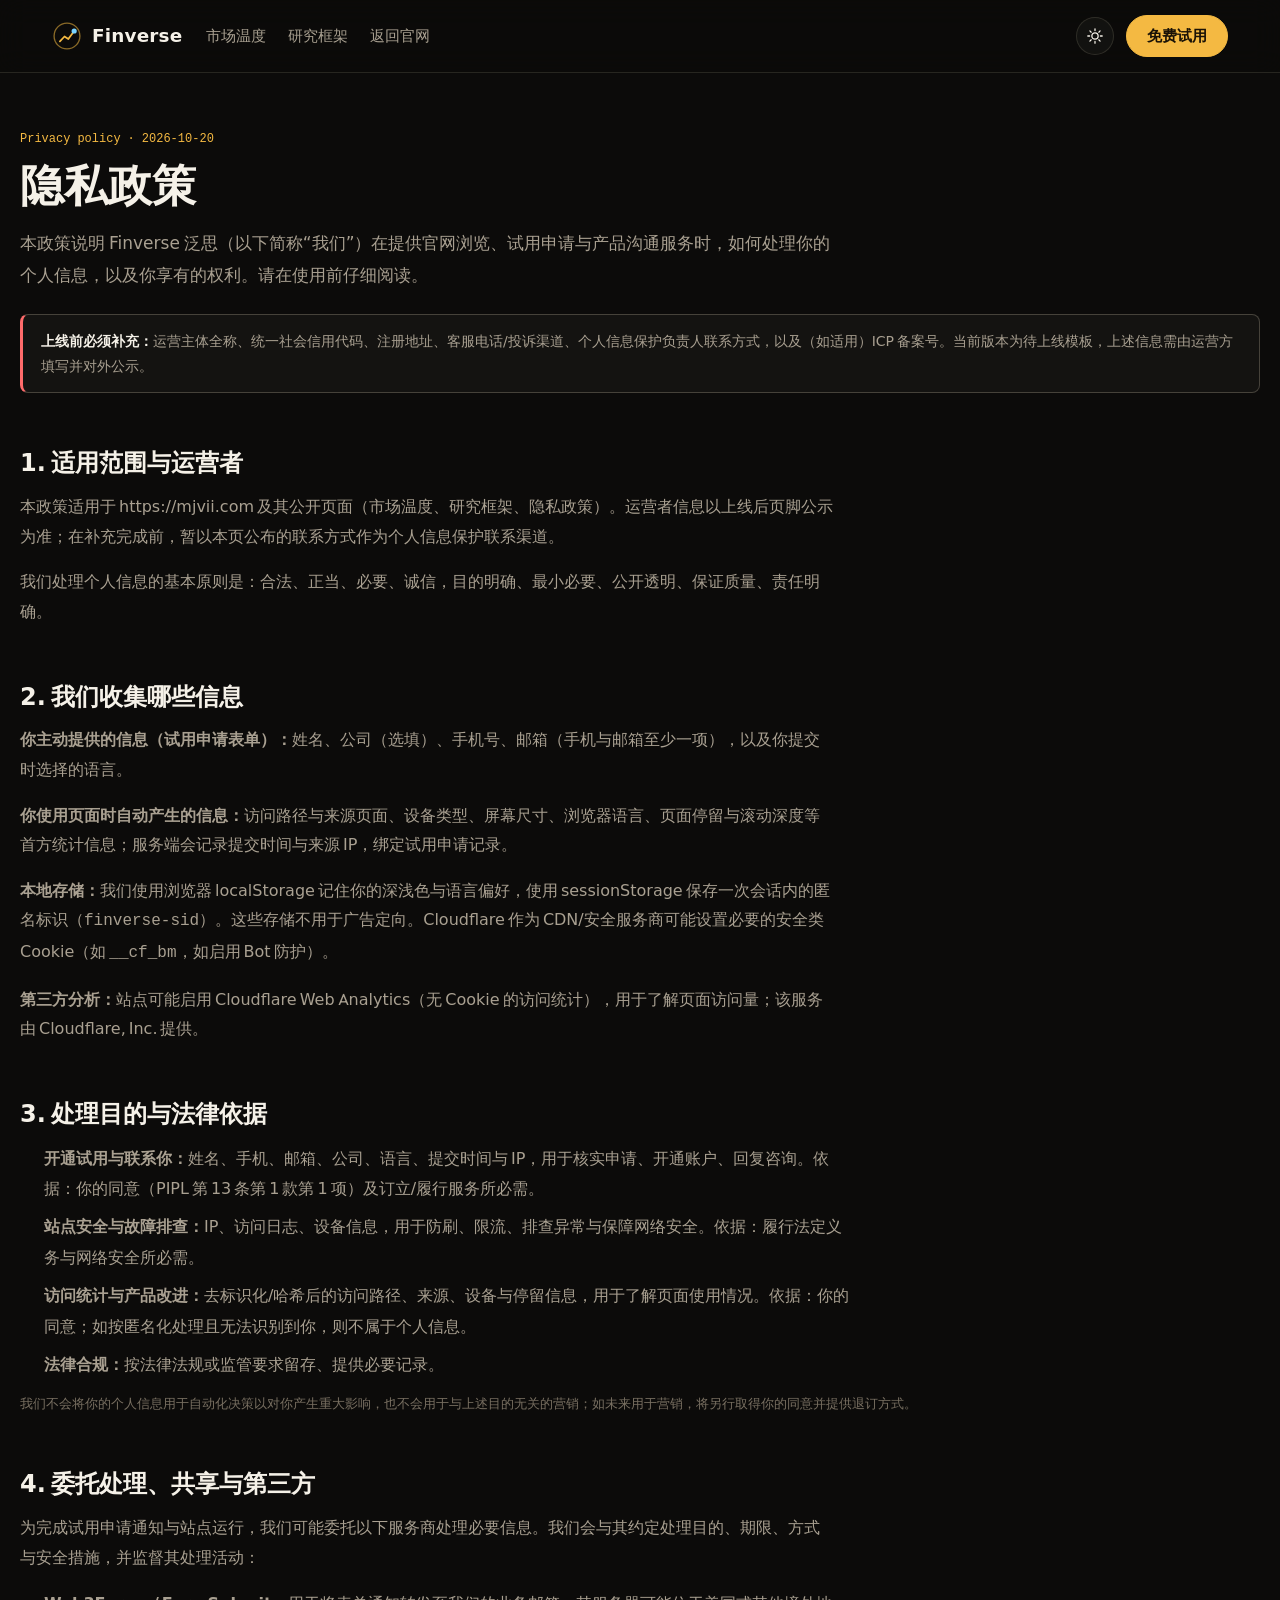
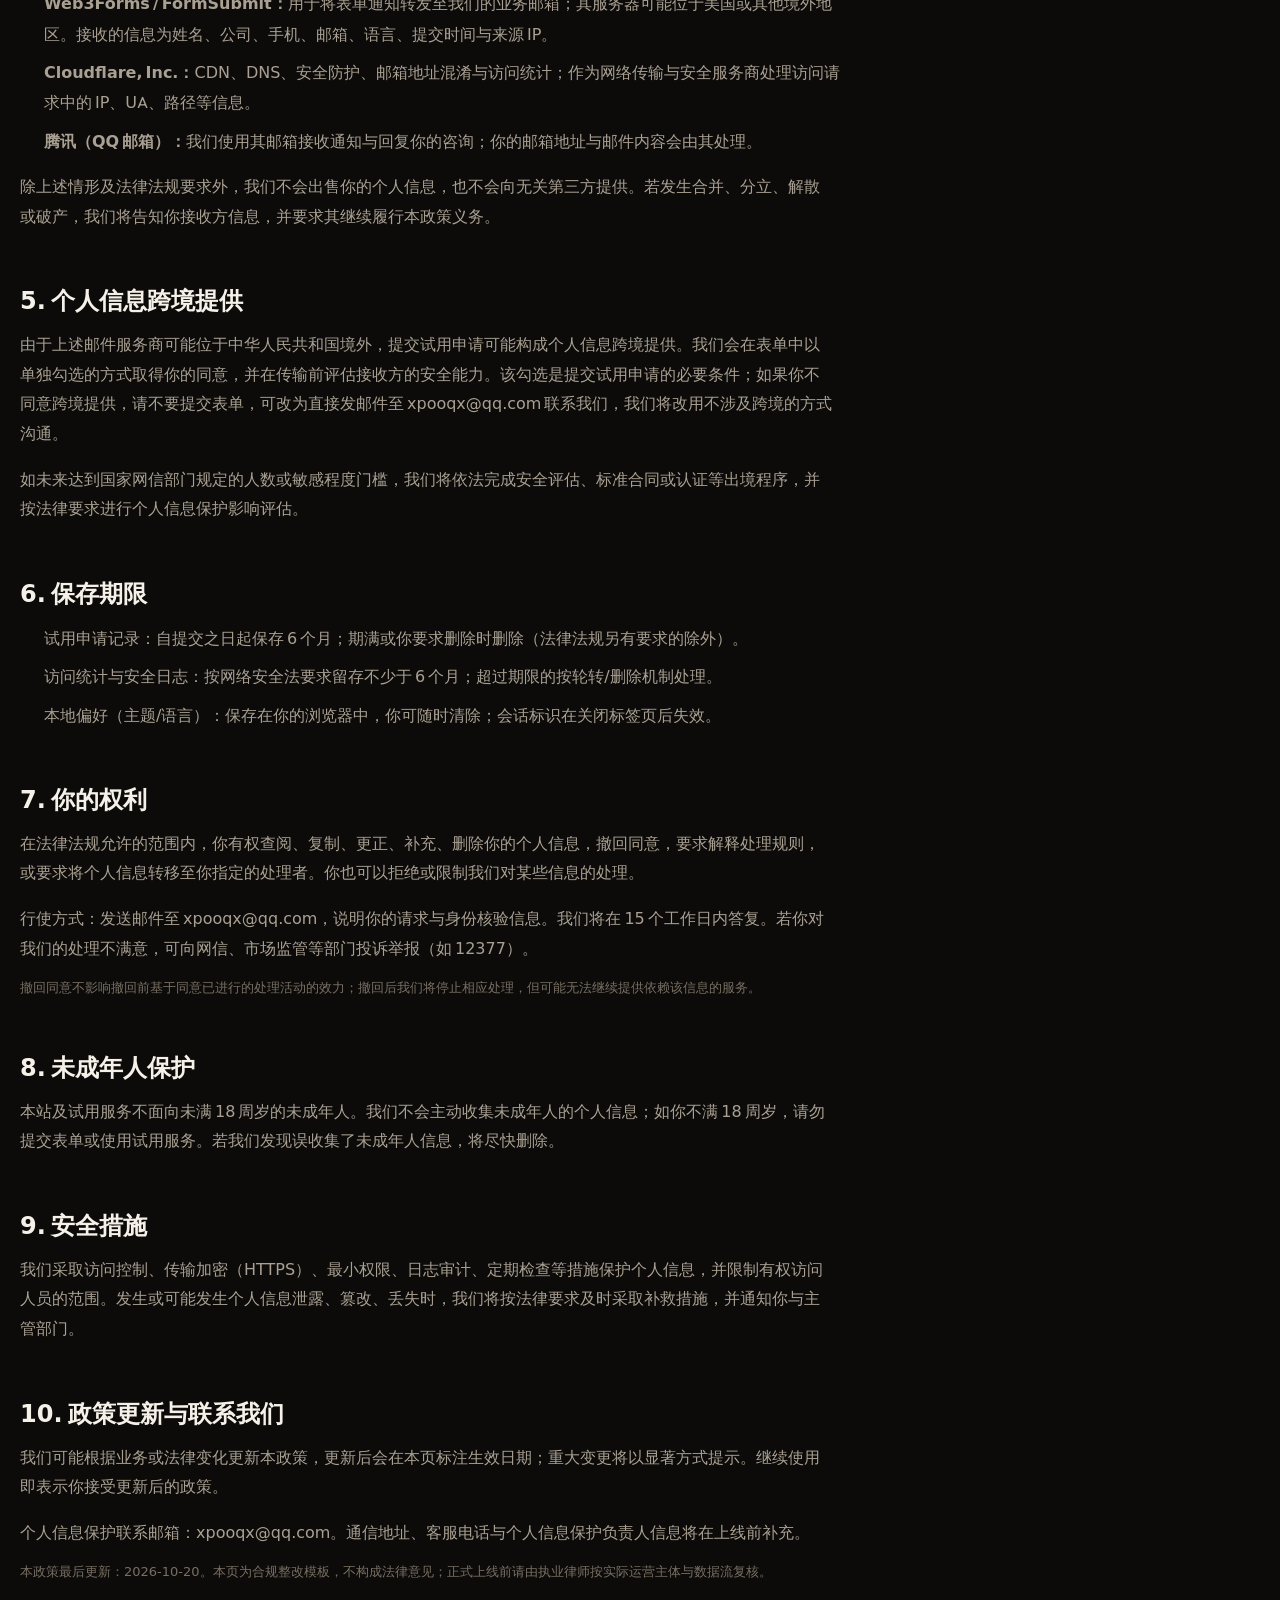
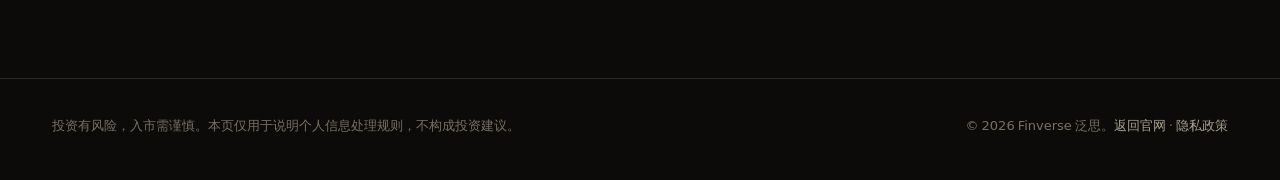
<file: privacy.html>
<!doctype html>
<html lang="zh-Hans" data-theme="dark">
<head>
<meta charset="utf-8">
<meta name="viewport" content="width=device-width, initial-scale=1">
<title>隐私政策 · Finverse 泛思</title>
<meta name="description" content="Finverse 泛思隐私政策：我们收集哪些信息、如何使用、委托处理与跨境提供、保存期限，以及你享有的个人信息权利。">
<meta name="theme-color" content="#0c0b0a">
<meta name="robots" content="noindex,follow">
<link rel="canonical" href="https://mjvii.com/privacy.html">
<meta property="og:title" content="隐私政策 · Finverse 泛思">
<meta property="og:description" content="Finverse 泛思隐私政策：信息收集、使用、委托处理、跨境提供与你的权利。">
<meta property="og:type" content="article">
<meta property="og:url" content="https://mjvii.com/privacy.html">
<meta property="og:site_name" content="Finverse 泛思">
<link rel="icon" href="assets/img/favicon.svg" type="image/svg+xml">
<link rel="stylesheet" href="assets/fonts/fonts.css">
<link rel="stylesheet" href="assets/css/style.css?v=20261020b">
<link rel="stylesheet" href="assets/css/content.css?v=20261020b">
</head>
<body class="doc">

<a class="skip" href="#main">跳到正文</a>

<header class="c-nav">
  <div class="wrap c-nav-inner">
    <a class="brand" href="index.html" aria-label="Finverse">
      <svg class="brand-mark" viewBox="0 0 36 36" aria-hidden="true">
        <circle cx="18" cy="18" r="15.5" fill="none" stroke="currentColor" stroke-width="1.6" opacity=".55"/>
        <path d="M9.5 24.5 15 18.6l4.6 3.1L26.6 12" fill="none" stroke="currentColor" stroke-width="2.1" stroke-linecap="round" stroke-linejoin="round"/>
        <circle cx="26.6" cy="12" r="3.1" class="mark-dot"/>
      </svg>
      <span class="brand-name">Finverse</span>
    </a>

    <nav class="c-links" aria-label="公开页面">
      <a href="market-temperature.html">市场温度</a>
      <a href="weekly-picks.html">研究框架</a>
      <a href="index.html">返回官网</a>
    </nav>

    <div class="c-actions">
      <button class="icon-btn" id="themeToggle" type="button" aria-label="切换深浅色" title="深浅色切换">
        <svg class="i-sun" viewBox="0 0 24 24" aria-hidden="true"><circle cx="12" cy="12" r="4.2"/><path d="M12 2.4v2.4M12 19.2v2.4M2.4 12h2.4M19.2 12h2.4M5.2 5.2l1.7 1.7M17.1 17.1l1.7 1.7M5.2 18.8l1.7-1.7M17.1 6.9l1.7-1.7"/></svg>
        <svg class="i-moon" viewBox="0 0 24 24" aria-hidden="true"><path d="M20.6 14.8A8.7 8.7 0 0 1 9.2 3.4a8.7 8.7 0 1 0 11.4 11.4z"/></svg>
      </button>
      <a class="btn btn-primary" href="index.html#trial" data-track="privacy-cta">免费试用</a>
    </div>
  </div>
</header>

<main class="wrap doc-main" id="main">
  <p class="doc-kicker">Privacy policy · 2026-10-20</p>
  <h1 class="doc-h1">隐私政策</h1>
  <p class="doc-lede">本政策说明 Finverse 泛思（以下简称“我们”）在提供官网浏览、试用申请与产品沟通服务时，如何处理你的个人信息，以及你享有的权利。请在使用前仔细阅读。</p>

  <div class="doc-alert" role="note">
    <strong>上线前必须补充：</strong>运营主体全称、统一社会信用代码、注册地址、客服电话/投诉渠道、个人信息保护负责人联系方式，以及（如适用）ICP 备案号。当前版本为待上线模板，上述信息需由运营方填写并对外公示。
  </div>

  <section class="doc-block">
    <h2>1. 适用范围与运营者</h2>
    <p class="doc-p">本政策适用于 <a href="https://mjvii.com/">https://mjvii.com</a> 及其公开页面（市场温度、研究框架、隐私政策）。运营者信息以上线后页脚公示为准；在补充完成前，暂以本页公布的联系方式作为个人信息保护联系渠道。</p>
    <p class="doc-p">我们处理个人信息的基本原则是：合法、正当、必要、诚信，目的明确、最小必要、公开透明、保证质量、责任明确。</p>
  </section>

  <section class="doc-block">
    <h2>2. 我们收集哪些信息</h2>
    <p class="doc-p"><strong>你主动提供的信息（试用申请表单）：</strong>姓名、公司（选填）、手机号、邮箱（手机与邮箱至少一项），以及你提交时选择的语言。</p>
    <p class="doc-p"><strong>你使用页面时自动产生的信息：</strong>访问路径与来源页面、设备类型、屏幕尺寸、浏览器语言、页面停留与滚动深度等首方统计信息；服务端会记录提交时间与来源 IP，绑定试用申请记录。</p>
    <p class="doc-p"><strong>本地存储：</strong>我们使用浏览器 localStorage 记住你的深浅色与语言偏好，使用 sessionStorage 保存一次会话内的匿名标识（<code>finverse-sid</code>）。这些存储不用于广告定向。Cloudflare 作为 CDN/安全服务商可能设置必要的安全类 Cookie（如 <code>__cf_bm</code>，如启用 Bot 防护）。</p>
    <p class="doc-p"><strong>第三方分析：</strong>站点可能启用 Cloudflare Web Analytics（无 Cookie 的访问统计），用于了解页面访问量；该服务由 Cloudflare, Inc. 提供。</p>
  </section>

  <section class="doc-block">
    <h2>3. 处理目的与法律依据</h2>
    <ul class="doc-list">
      <li><strong>开通试用与联系你：</strong>姓名、手机、邮箱、公司、语言、提交时间与 IP，用于核实申请、开通账户、回复咨询。依据：你的同意（PIPL 第 13 条第 1 款第 1 项）及订立/履行服务所必需。</li>
      <li><strong>站点安全与故障排查：</strong>IP、访问日志、设备信息，用于防刷、限流、排查异常与保障网络安全。依据：履行法定义务与网络安全所必需。</li>
      <li><strong>访问统计与产品改进：</strong>去标识化/哈希后的访问路径、来源、设备与停留信息，用于了解页面使用情况。依据：你的同意；如按匿名化处理且无法识别到你，则不属于个人信息。</li>
      <li><strong>法律合规：</strong>按法律法规或监管要求留存、提供必要记录。</li>
    </ul>
    <p class="doc-note">我们不会将你的个人信息用于自动化决策以对你产生重大影响，也不会用于与上述目的无关的营销；如未来用于营销，将另行取得你的同意并提供退订方式。</p>
  </section>

  <section class="doc-block">
    <h2>4. 委托处理、共享与第三方</h2>
    <p class="doc-p">为完成试用申请通知与站点运行，我们可能委托以下服务商处理必要信息。我们会与其约定处理目的、期限、方式与安全措施，并监督其处理活动：</p>
    <ul class="doc-list">
      <li><strong>Web3Forms / FormSubmit：</strong>用于将表单通知转发至我们的业务邮箱；其服务器可能位于美国或其他境外地区。接收的信息为姓名、公司、手机、邮箱、语言、提交时间与来源 IP。</li>
      <li><strong>Cloudflare, Inc.：</strong>CDN、DNS、安全防护、邮箱地址混淆与访问统计；作为网络传输与安全服务商处理访问请求中的 IP、UA、路径等信息。</li>
      <li><strong>腾讯（QQ 邮箱）：</strong>我们使用其邮箱接收通知与回复你的咨询；你的邮箱地址与邮件内容会由其处理。</li>
    </ul>
    <p class="doc-p">除上述情形及法律法规要求外，我们不会出售你的个人信息，也不会向无关第三方提供。若发生合并、分立、解散或破产，我们将告知你接收方信息，并要求其继续履行本政策义务。</p>
  </section>

  <section class="doc-block">
    <h2>5. 个人信息跨境提供</h2>
    <p class="doc-p">由于上述邮件服务商可能位于中华人民共和国境外，提交试用申请可能构成个人信息跨境提供。我们会在表单中以单独勾选的方式取得你的同意，并在传输前评估接收方的安全能力。该勾选是提交试用申请的必要条件；如果你不同意跨境提供，请不要提交表单，可改为直接发邮件至 <a href="mailto:xpooqx@qq.com">xpooqx@qq.com</a> 联系我们，我们将改用不涉及跨境的方式沟通。</p>
    <p class="doc-p">如未来达到国家网信部门规定的人数或敏感程度门槛，我们将依法完成安全评估、标准合同或认证等出境程序，并按法律要求进行个人信息保护影响评估。</p>
  </section>

  <section class="doc-block">
    <h2>6. 保存期限</h2>
    <ul class="doc-list">
      <li>试用申请记录：自提交之日起保存 6 个月；期满或你要求删除时删除（法律法规另有要求的除外）。</li>
      <li>访问统计与安全日志：按网络安全法要求留存不少于 6 个月；超过期限的按轮转/删除机制处理。</li>
      <li>本地偏好（主题/语言）：保存在你的浏览器中，你可随时清除；会话标识在关闭标签页后失效。</li>
    </ul>
  </section>

  <section class="doc-block">
    <h2>7. 你的权利</h2>
    <p class="doc-p">在法律法规允许的范围内，你有权查阅、复制、更正、补充、删除你的个人信息，撤回同意，要求解释处理规则，或要求将个人信息转移至你指定的处理者。你也可以拒绝或限制我们对某些信息的处理。</p>
    <p class="doc-p">行使方式：发送邮件至 <a href="mailto:xpooqx@qq.com">xpooqx@qq.com</a>，说明你的请求与身份核验信息。我们将在 15 个工作日内答复。若你对我们的处理不满意，可向网信、市场监管等部门投诉举报（如 12377）。</p>
    <p class="doc-note">撤回同意不影响撤回前基于同意已进行的处理活动的效力；撤回后我们将停止相应处理，但可能无法继续提供依赖该信息的服务。</p>
  </section>

  <section class="doc-block">
    <h2>8. 未成年人保护</h2>
    <p class="doc-p">本站及试用服务不面向未满 18 周岁的未成年人。我们不会主动收集未成年人的个人信息；如你不满 18 周岁，请勿提交表单或使用试用服务。若我们发现误收集了未成年人信息，将尽快删除。</p>
  </section>

  <section class="doc-block">
    <h2>9. 安全措施</h2>
    <p class="doc-p">我们采取访问控制、传输加密（HTTPS）、最小权限、日志审计、定期检查等措施保护个人信息，并限制有权访问人员的范围。发生或可能发生个人信息泄露、篡改、丢失时，我们将按法律要求及时采取补救措施，并通知你与主管部门。</p>
  </section>

  <section class="doc-block">
    <h2>10. 政策更新与联系我们</h2>
    <p class="doc-p">我们可能根据业务或法律变化更新本政策，更新后会在本页标注生效日期；重大变更将以显著方式提示。继续使用即表示你接受更新后的政策。</p>
    <p class="doc-p">个人信息保护联系邮箱：<a href="mailto:xpooqx@qq.com">xpooqx@qq.com</a>。通信地址、客服电话与个人信息保护负责人信息将在上线前补充。</p>
    <p class="doc-note">本政策最后更新：2026-10-20。本页为合规整改模板，不构成法律意见；正式上线前请由执业律师按实际运营主体与数据流复核。</p>
  </section>
</main>

<footer class="c-footer">
  <div class="wrap">
    <p class="disclaimer">投资有风险，入市需谨慎。本页仅用于说明个人信息处理规则，不构成投资建议。</p>
    <p>© 2026 Finverse 泛思。<a href="index.html">返回官网</a> · <a href="privacy.html">隐私政策</a></p>
  </div>
</footer>

<script src="assets/js/track.js?v=20261020b"></script>
<script src="assets/js/content.js?v=20261020b"></script>
</body>
</html>
</file>
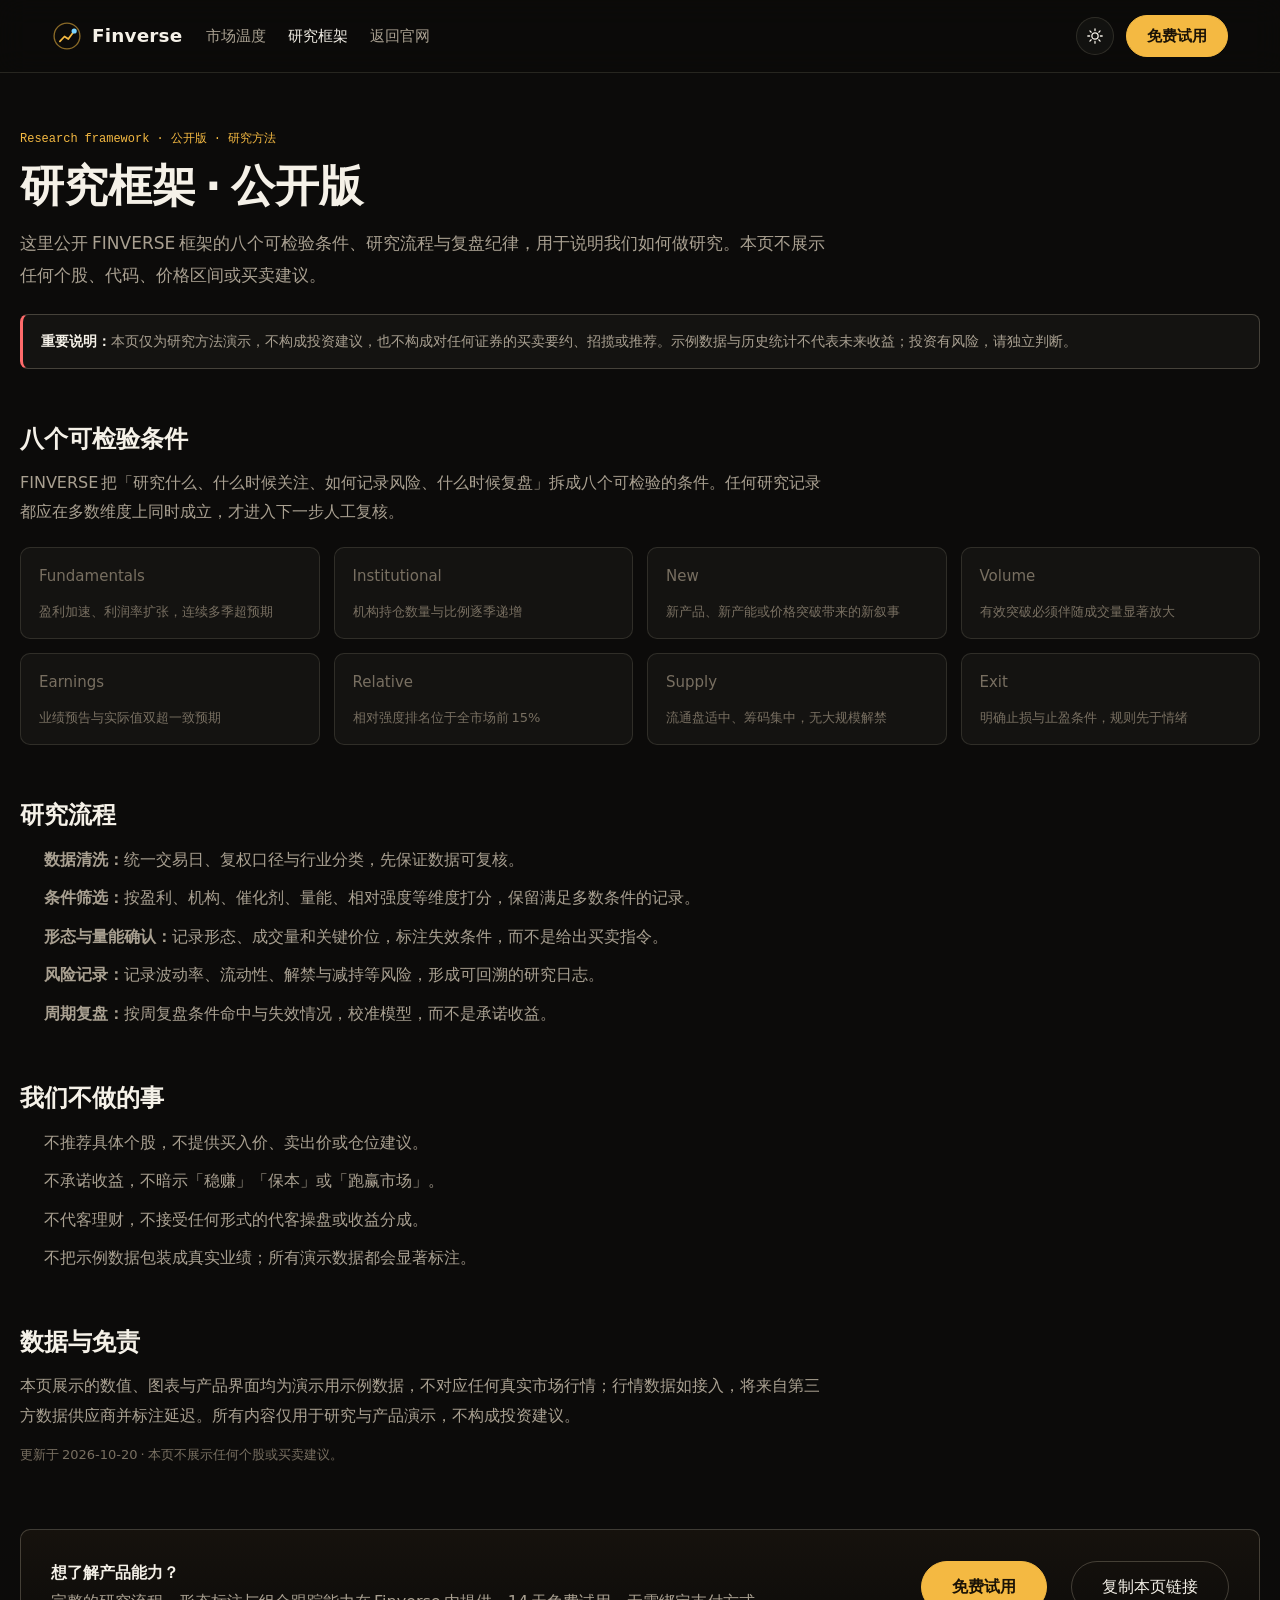
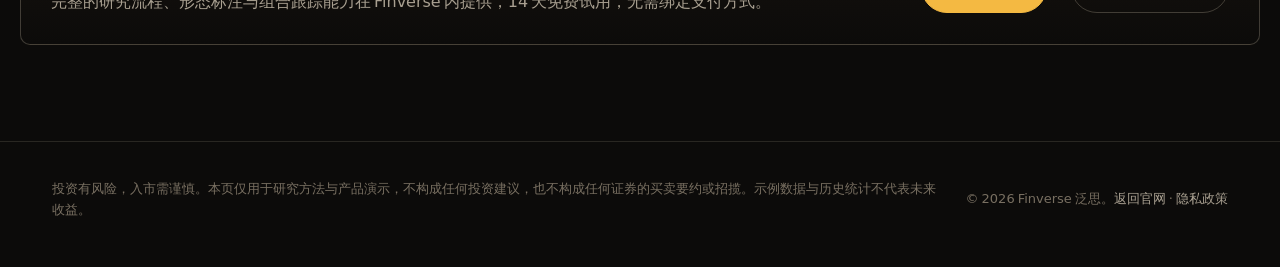
<file: weekly-picks.html>
<!doctype html>
<html lang="zh-Hans" data-theme="dark">
<head>
<meta charset="utf-8">
<meta name="viewport" content="width=device-width, initial-scale=1">
<title>研究框架公开版 · FINVERSE 研究条件说明 · Finverse 泛思</title>
<meta name="description" content="FINVERSE 研究框架公开说明：八个可检验条件、研究流程与复盘纪律。本页不展示任何个股、代码、价格区间或买卖建议，仅用于研究与方法演示。">
<meta name="theme-color" content="#0c0b0a">
<meta name="robots" content="index,follow">
<link rel="canonical" href="https://mjvii.com/weekly-picks.html">
<meta property="og:title" content="研究框架公开版 · Finverse 泛思">
<meta property="og:description" content="八个可检验条件、研究流程与复盘纪律；不展示个股、代码、价格或买卖建议。">
<meta property="og:type" content="article">
<meta property="og:url" content="https://mjvii.com/weekly-picks.html">
<meta property="og:site_name" content="Finverse 泛思">
<link rel="icon" href="assets/img/favicon.svg" type="image/svg+xml">
<script src="assets/js/boot.js?v=20261020b"></script>
<link rel="stylesheet" href="assets/fonts/fonts.css">
<link rel="stylesheet" href="assets/css/style.css?v=20261020b">
<link rel="stylesheet" href="assets/css/content.css?v=20261020b">
</head>
<body class="doc">

<a class="skip" href="#main">跳到正文</a>
<noscript><p class="wrap" style="padding:16px 0;color:#e8b96a">你的浏览器禁用了 JavaScript：本页的方法说明仍可阅读，主题切换、复制链接等交互功能不可用。</p></noscript>

<header class="c-nav">
  <div class="wrap c-nav-inner">
    <a class="brand" href="index.html" aria-label="Finverse">
      <svg class="brand-mark" viewBox="0 0 36 36" aria-hidden="true">
        <circle cx="18" cy="18" r="15.5" fill="none" stroke="currentColor" stroke-width="1.6" opacity=".55"/>
        <path d="M9.5 24.5 15 18.6l4.6 3.1L26.6 12" fill="none" stroke="currentColor" stroke-width="2.1" stroke-linecap="round" stroke-linejoin="round"/>
        <circle cx="26.6" cy="12" r="3.1" class="mark-dot"/>
      </svg>
      <span class="brand-name">Finverse</span>
    </a>

    <nav class="c-links" aria-label="公开页面">
      <a href="market-temperature.html">市场温度</a>
      <a href="weekly-picks.html" class="is-active">研究框架</a>
      <a href="index.html">返回官网</a>
    </nav>

    <div class="c-actions">
      <button class="icon-btn" id="themeToggle" type="button" aria-label="切换深浅色" title="深浅色切换">
        <svg class="i-sun" viewBox="0 0 24 24" aria-hidden="true"><circle cx="12" cy="12" r="4.2"/><path d="M12 2.4v2.4M12 19.2v2.4M2.4 12h2.4M19.2 12h2.4M5.2 5.2l1.7 1.7M17.1 17.1l1.7 1.7M5.2 18.8l1.7-1.7M17.1 6.9l1.7-1.7"/></svg>
        <svg class="i-moon" viewBox="0 0 24 24" aria-hidden="true"><path d="M20.6 14.8A8.7 8.7 0 0 1 9.2 3.4a8.7 8.7 0 1 0 11.4 11.4z"/></svg>
      </button>
      <a class="btn btn-primary" href="index.html#trial" data-track="doc-cta">免费试用</a>
    </div>
  </div>
</header>

<main class="wrap doc-main" id="main">
  <p class="doc-kicker">Research framework · <span id="picksWeek"></span></p>
  <h1 class="doc-h1">研究框架 · 公开版</h1>
  <p class="doc-lede">这里公开 FINVERSE 框架的八个可检验条件、研究流程与复盘纪律，用于说明我们如何做研究。本页不展示任何个股、代码、价格区间或买卖建议。</p>

  <div class="doc-alert" role="note">
    <strong>重要说明：</strong>本页仅为研究方法演示，不构成投资建议，也不构成对任何证券的买卖要约、招揽或推荐。示例数据与历史统计不代表未来收益；投资有风险，请独立判断。
  </div>

  <section class="doc-block">
    <h2>八个可检验条件</h2>
    <p class="doc-p">FINVERSE 把「研究什么、什么时候关注、如何记录风险、什么时候复盘」拆成八个可检验的条件。任何研究记录都应在多数维度上同时成立，才进入下一步人工复核。</p>
    <div class="dims" id="methodList"></div>
  </section>

  <section class="doc-block">
    <h2>研究流程</h2>
    <ol class="doc-list">
      <li><strong>数据清洗：</strong>统一交易日、复权口径与行业分类，先保证数据可复核。</li>
      <li><strong>条件筛选：</strong>按盈利、机构、催化剂、量能、相对强度等维度打分，保留满足多数条件的记录。</li>
      <li><strong>形态与量能确认：</strong>记录形态、成交量和关键价位，标注失效条件，而不是给出买卖指令。</li>
      <li><strong>风险记录：</strong>记录波动率、流动性、解禁与减持等风险，形成可回溯的研究日志。</li>
      <li><strong>周期复盘：</strong>按周复盘条件命中与失效情况，校准模型，而不是承诺收益。</li>
    </ol>
  </section>

  <section class="doc-block">
    <h2>我们不做的事</h2>
    <ul class="doc-list">
      <li>不推荐具体个股，不提供买入价、卖出价或仓位建议。</li>
      <li>不承诺收益，不暗示「稳赚」「保本」或「跑赢市场」。</li>
      <li>不代客理财，不接受任何形式的代客操盘或收益分成。</li>
      <li>不把示例数据包装成真实业绩；所有演示数据都会显著标注。</li>
    </ul>
  </section>

  <section class="doc-block">
    <h2>数据与免责</h2>
    <p class="doc-p">本页展示的数值、图表与产品界面均为演示用示例数据，不对应任何真实市场行情；行情数据如接入，将来自第三方数据供应商并标注延迟。所有内容仅用于研究与产品演示，不构成投资建议。</p>
    <p class="doc-note">更新于 <span id="picksUpdated">2026-10-20</span> · 本页不展示任何个股或买卖建议。</p>
  </section>

  <aside class="doc-cta">
    <p><strong>想了解产品能力？</strong><br>完整的研究流程、形态标注与组合跟踪能力在 Finverse 内提供，14 天免费试用，无需绑定支付方式。</p>
    <a class="btn btn-primary btn-lg" href="index.html#trial" data-track="doc-cta-picks">免费试用</a>
    <button class="btn btn-ghost btn-lg" type="button" data-copy-link>复制本页链接</button>
  </aside>
</main>

<footer class="c-footer">
  <div class="wrap">
    <p class="disclaimer">投资有风险，入市需谨慎。本页仅用于研究方法与产品演示，不构成任何投资建议，也不构成任何证券的买卖要约或招揽。示例数据与历史统计不代表未来收益。</p>
    <p>© 2026 Finverse 泛思。<a href="index.html">返回官网</a> · <a href="privacy.html">隐私政策</a></p>
  </div>
</footer>

<script src="assets/js/track.js?v=20261020b"></script>
<script src="assets/data/weekly-picks.js?v=20261020b"></script>
<script src="assets/js/content.js?v=20261020b"></script>
</body>
</html>
</file>
<file: assets/fonts/fonts.css>
/* Self-hosted webfonts, SIL Open Font License 1.1.
   Subsets pulled from Google Fonts so the site has no external font
   dependency and stays fast for visitors in mainland China. */

@font-face {
  font-family: 'Outfit';
  font-style: normal;
  font-weight: 300 700;
  font-display: swap;
  src: url('outfit-latin.woff2') format('woff2');
  unicode-range: U+0000-00FF,U+0131,U+0152-0153,U+02BB-02BC,U+02C6,U+02DA,U+02DC,U+0304,U+0308,U+0329,U+2000-206F,U+2074,U+20AC,U+2122,U+2191,U+2193,U+2212,U+2215,U+FEFF,U+FFFD;
}

@font-face {
  font-family: 'Outfit';
  font-style: normal;
  font-weight: 300 700;
  font-display: swap;
  src: url('outfit-latin-ext.woff2') format('woff2');
  unicode-range: U+0100-02BA,U+02BD-02C5,U+02C7-02CC,U+02CE-02D7,U+02DD-02FF,U+0304,U+0308,U+0329,U+1D00-1DBF,U+1E00-1E9F,U+1EF2-1EFF,U+2020,U+20A0-20AB,U+20AD-20C0,U+2113,U+2C60-2C7F,U+A720-A7FF;
}

@font-face {
  font-family: 'JetBrains Mono';
  font-style: normal;
  font-weight: 400 500;
  font-display: swap;
  src: url('jetbrains-mono-latin.woff2') format('woff2');
  unicode-range: U+0000-00FF,U+0131,U+0152-0153,U+02BB-02BC,U+02C6,U+02DA,U+02DC,U+0304,U+0308,U+0329,U+2000-206F,U+2074,U+20AC,U+2122,U+2191,U+2193,U+2212,U+2215,U+FEFF,U+FFFD;
}

@font-face {
  font-family: 'JetBrains Mono';
  font-style: normal;
  font-weight: 400 500;
  font-display: swap;
  src: url('jetbrains-mono-latin-ext.woff2') format('woff2');
  unicode-range: U+0100-02BA,U+02BD-02C5,U+02C7-02CC,U+02CE-02D7,U+02DD-02FF,U+0304,U+0308,U+0329,U+1D00-1DBF,U+1E00-1E9F,U+1EF2-1EFF,U+2020,U+20A0-20AB,U+20AD-20C0,U+2113,U+2C60-2C7F,U+A720-A7FF;
}
</file>
<file: assets/css/style.css>
/* ==========================================================================
   Finverse — design tokens
   ========================================================================== */

:root {
  --ink-900: #0c0b0a;
  --wrap: 1240px;
  --wrap-pad: 32px;
  --radius-sm: 6px;
  --radius: 10px;
  --radius-lg: 14px;
  --nav-h: 72px;

  --font-sans: 'Outfit', 'PingFang SC', 'HarmonyOS Sans SC', 'Noto Sans SC',
               'Microsoft YaHei', system-ui, -apple-system, 'Segoe UI', sans-serif;
  --font-mono: 'JetBrains Mono', ui-monospace, SFMono-Regular, Menlo, monospace;

  --ease: cubic-bezier(.22, .61, .36, 1);
  --ease-out: cubic-bezier(.16, 1, .3, 1);
}

html[data-theme='dark'] {
  --bg: #0c0b0a;
  --bg-2: #16120d;
  --panel: rgba(255, 246, 226, .035);
  --panel-2: rgba(255, 246, 226, .062);
  --line: rgba(245, 232, 205, .12);
  --line-strong: rgba(245, 232, 205, .22);
  --text: #f5f1e8;
  --text-dim: #a9a091;
  --text-faint: #786f61;
  --brand: #f4b942;
  --brand-2: #7ad3ff;
  --brand-3: #e08b3a;
  --brand-soft: rgba(244, 185, 66, .14);
  --accent: #7ad3ff;
  --on-brand: #1a1206;
  --up: #ff5b4c;
  --down: #2fbd8b;
  --danger: #ff6b6b;
  --shadow: 0 30px 80px rgba(0, 0, 0, .55);
  --nav-bg: rgba(12, 11, 10, .58);
  --grain-op: .055;
  --vig: rgba(0, 0, 0, .72);
  color-scheme: dark;
}

html[data-theme='light'] {
  --bg: #faf7f2;
  --bg-2: #f2ece2;
  --panel: rgba(60, 44, 20, .035);
  --panel-2: rgba(60, 44, 20, .06);
  --line: rgba(60, 44, 20, .12);
  --line-strong: rgba(60, 44, 20, .24);
  --text: #1c1710;
  --text-dim: #5f5648;
  --text-faint: #8b8171;
  --brand: #8a5f0a;
  --brand-2: #1d6fa5;
  --brand-3: #b5641a;
  --brand-soft: rgba(138, 95, 10, .12);
  --accent: #1d6fa5;
  --on-brand: #fffdf7;
  --up: #c0392b;
  --down: #0e7a54;
  --danger: #c0392b;
  --shadow: 0 24px 60px rgba(60, 44, 20, .14);
  --nav-bg: rgba(250, 247, 242, .72);
  --grain-op: .035;
  --vig: rgba(255, 255, 255, .6);
  color-scheme: light;
}

/* ==========================================================================
   Base
   ========================================================================== */

*, *::before, *::after { box-sizing: border-box; }

html {
  -webkit-text-size-adjust: 100%;
  scroll-behavior: smooth;
  scroll-padding-top: calc(var(--nav-h) + 16px);
}

body {
  margin: 0;
  background: var(--bg);
  color: var(--text);
  font-family: var(--font-sans);
  font-size: 16px;
  font-weight: 400;
  line-height: 1.6;
  letter-spacing: 0;
  overflow-x: hidden;
  -webkit-font-smoothing: antialiased;
  transition: background-color .5s var(--ease), color .5s var(--ease);
}

h1, h2, h3, h4 { margin: 0; font-weight: 600; line-height: 1.12; letter-spacing: 0; }
p { margin: 0; }
img, svg, canvas { display: block; max-width: 100%; }
a { color: inherit; text-decoration: none; }
button { font: inherit; color: inherit; }
ul, ol, dl, dd, dt { margin: 0; padding: 0; list-style: none; }

:focus-visible {
  outline: 2px solid var(--brand);
  outline-offset: 3px;
  border-radius: 4px;
}

::selection { background: var(--brand); color: var(--on-brand); }

.skip {
  position: fixed;
  top: -100px;
  left: 16px;
  z-index: 300;
  padding: 10px 18px;
  background: var(--brand);
  color: var(--on-brand);
  border-radius: var(--radius-sm);
  font-weight: 600;
  transition: top .2s var(--ease);
}
.skip:focus { top: 16px; }

/* ==========================================================================
   Canvas stage, vignette, grain
   ========================================================================== */

#scene {
  position: fixed;
  inset: 0;
  width: 100%;
  height: 100%;
  z-index: 0;
  pointer-events: none;
}

.vignette {
  position: fixed;
  inset: 0;
  z-index: 1;
  pointer-events: none;
  background:
    radial-gradient(115% 80% at 50% 42%, transparent 38%, var(--vig) 100%);
  opacity: .9;
  transition: background .5s var(--ease);
}

.grain {
  position: fixed;
  inset: -60%;
  z-index: 4;
  pointer-events: none;
  opacity: var(--grain-op);
  background-image: url("data:image/svg+xml,%3Csvg xmlns='http://www.w3.org/2000/svg' width='220' height='220'%3E%3Cfilter id='n'%3E%3CfeTurbulence type='fractalNoise' baseFrequency='.82' numOctaves='3' stitchTiles='stitch'/%3E%3C/filter%3E%3Crect width='220' height='220' filter='url(%23n)'/%3E%3C/svg%3E");
  animation: grain 6s steps(6) infinite;
  will-change: transform;
  transition: opacity .5s var(--ease);
}

@keyframes grain {
  0%   { transform: translate(0, 0); }
  20%  { transform: translate(-3%, 2%); }
  40%  { transform: translate(2%, -3%); }
  60%  { transform: translate(-2%, -2%); }
  80%  { transform: translate(3%, 1%); }
  100% { transform: translate(0, 0); }
}

main, .footer { position: relative; z-index: 2; }

/* ==========================================================================
   Layout primitives
   ========================================================================== */

.wrap {
  width: 100%;
  max-width: var(--wrap);
  margin: 0 auto;
  padding: 0 var(--wrap-pad);
}

.scene {
  position: relative;
  padding: 132px 0;
}

.hero { min-height: 100svh; display: flex; flex-direction: column; justify-content: center; padding-top: calc(var(--nav-h) + 40px); }
.intro, .markets { min-height: 100svh; display: flex; align-items: center; }
.intro .wrap, .markets .wrap { width: 100%; }
.cta-band { padding: 128px 0 140px; text-align: center; }

.kicker {
  font-family: var(--font-mono);
  font-size: .75rem;
  font-weight: 500;
  letter-spacing: .16em;
  text-transform: uppercase;
  color: var(--brand);
  margin-bottom: 20px;
}

.h2 { font-size: 3rem; font-weight: 600; text-wrap: balance; }
html[lang^='zh'] .h2 em { display: inline-block; }
.h2 em { font-style: normal; color: var(--brand); }

.body { color: var(--text-dim); font-size: 1.0625rem; line-height: 1.85; margin-top: 20px; }
.body.narrow { max-width: 62ch; }
.body + .body { margin-top: 14px; }

.sec-head { max-width: 62ch; margin-bottom: 72px; }
.sec-head .body { margin-top: 22px; }

.note {
  margin-top: 40px;
  font-size: .8125rem;
  color: var(--text-faint);
  max-width: 74ch;
}

/* Reveal on scroll — content is always visible (opacity stays 1) and only
   shifts a little when JS is active, so blocked/disabled JS can never blank
   the page. boot.js adds .js to <html> before first paint. */
.rise {
  opacity: 1;
  transform: none;
  transition: transform .85s var(--ease-out);
  transition-delay: calc(var(--d, 0) * 90ms);
}
html.js .rise { transform: translateY(18px); }
html.js .rise.in { transform: none; }

/* ==========================================================================
   Buttons
   ========================================================================== */

.btn {
  display: inline-flex;
  align-items: center;
  justify-content: center;
  gap: 8px;
  min-height: 42px;
  padding: 0 20px;
  border: 1px solid transparent;
  border-radius: 999px;
  background: none;
  font-size: .9375rem;
  font-weight: 500;
  white-space: nowrap;
  cursor: pointer;
  transition: transform .18s var(--ease), background-color .25s var(--ease),
              border-color .25s var(--ease), color .25s var(--ease);
}
.btn:active { transform: translateY(1px) scale(.99); }

.btn-primary { background: var(--brand); color: var(--on-brand); border-color: var(--brand); font-weight: 600; }
.btn-primary:hover { background: color-mix(in srgb, var(--brand) 84%, #ffffff); }

.btn-ghost { border-color: var(--line-strong); color: var(--text); }
.btn-ghost:hover { border-color: var(--brand); color: var(--brand); background: var(--brand-soft); }

.btn-lg { min-height: 52px; padding: 0 30px; font-size: 1rem; }
.btn-block { width: 100%; }

.icon-btn {
  display: inline-flex;
  align-items: center;
  justify-content: center;
  width: 38px;
  height: 38px;
  border: 1px solid var(--line);
  border-radius: 50%;
  background: var(--panel);
  cursor: pointer;
  transition: border-color .25s var(--ease), color .25s var(--ease), background-color .25s var(--ease);
}
.icon-btn svg { width: 18px; height: 18px; fill: none; stroke: currentColor; stroke-width: 1.7; stroke-linecap: round; stroke-linejoin: round; }
.icon-btn:hover { border-color: var(--line-strong); color: var(--brand); }

/* ==========================================================================
   Navigation
   ========================================================================== */

.nav {
  position: fixed;
  top: 0;
  left: 0;
  right: 0;
  z-index: 60;
  backdrop-filter: blur(14px);
  -webkit-backdrop-filter: blur(14px);
  background: transparent;
  border-bottom: 1px solid transparent;
  transition: background-color .4s var(--ease), border-color .4s var(--ease);
}
.nav.is-scrolled {
  background: var(--nav-bg);
  border-bottom-color: var(--line);
}

.nav-inner {
  max-width: var(--wrap);
  margin: 0 auto;
  padding: 0 var(--wrap-pad);
  height: var(--nav-h);
  display: flex;
  align-items: center;
  gap: 28px;
}

.brand { display: inline-flex; align-items: center; gap: 10px; flex: none; }
.brand-mark { width: 30px; height: 30px; color: var(--brand); flex: none; }
.brand-mark .mark-dot { fill: var(--accent); }
.brand-name { font-size: 1.15rem; font-weight: 600; letter-spacing: .01em; }

.nav-links { display: flex; align-items: center; gap: 30px; margin-left: 12px; }
.nav-links a {
  position: relative;
  font-size: .9375rem;
  color: var(--text-dim);
  transition: color .25s var(--ease);
}
.nav-links a::after {
  content: '';
  position: absolute;
  left: 0;
  bottom: -6px;
  width: 0;
  height: 1px;
  background: var(--brand);
  transition: width .3s var(--ease);
}
.nav-links a:hover { color: var(--text); }
.nav-links a:hover::after, .nav-links a.is-current::after { width: 100%; }
.nav-links a.is-current { color: var(--text); }

.nav-actions { display: flex; align-items: center; gap: 12px; margin-left: auto; }

#themeToggle .i-moon { display: none; }
html[data-theme='light'] #themeToggle .i-sun { display: none; }
html[data-theme='light'] #themeToggle .i-moon { display: block; }

.lang {
  position: relative;
  display: flex;
  padding: 3px;
  border: 1px solid var(--line);
  border-radius: 999px;
  background: var(--panel);
}
.lang button {
  position: relative;
  z-index: 1;
  padding: 6px 14px;
  border: 0;
  border-radius: 999px;
  background: none;
  font-size: .8125rem;
  color: var(--text-dim);
  cursor: pointer;
  transition: color .3s var(--ease);
}
.lang button.is-active { color: var(--bg); font-weight: 600; }
.lang-thumb {
  position: absolute;
  top: 3px;
  left: 3px;
  height: calc(100% - 6px);
  border-radius: 999px;
  background: var(--brand);
  transition: transform .34s var(--ease), width .34s var(--ease);
}
/* thumb width/position is measured and applied from main.js */

.menu-btn { display: none; }

.mobile-panel {
  display: none;
  flex-direction: column;
  gap: 4px;
  padding: 12px var(--wrap-pad) 26px;
  background: color-mix(in srgb, var(--bg) 94%, transparent);
  backdrop-filter: blur(16px);
  -webkit-backdrop-filter: blur(16px);
  border-bottom: 1px solid var(--line);
}
.mobile-panel a { padding: 14px 0; font-size: 1.05rem; border-bottom: 1px solid var(--line); }
.mobile-panel .btn { margin-top: 18px; align-self: flex-start; }

/* ==========================================================================
   Hero
   ========================================================================== */

.hero-inner { position: relative; z-index: 2; }

.eyebrow {
  display: inline-flex;
  align-items: center;
  gap: 10px;
  font-family: var(--font-mono);
  font-size: .75rem;
  letter-spacing: .14em;
  text-transform: uppercase;
  color: var(--text-dim);
  margin-bottom: 30px;
}
.eyebrow-brand { color: var(--brand); }
.eyebrow .sep { opacity: .4; }

.hero h1 {
  font-size: 5.6rem;
  font-weight: 600;
  line-height: 1.04;
  letter-spacing: -.01em;
  display: flex;
  flex-direction: column;
  gap: .04em;
}
.hero h1 .l2 { color: var(--text-dim); }

.lede {
  margin-top: 30px;
  font-size: 1.25rem;
  color: var(--text-dim);
  max-width: 34ch;
}

.hero-cta { display: flex; flex-wrap: wrap; gap: 14px; margin-top: 40px; }

.marquee {
  position: absolute;
  left: 0;
  right: 0;
  bottom: 0;
  border-top: 1px solid var(--line);
  padding: 20px 0;
  overflow: hidden;
  -webkit-mask-image: linear-gradient(90deg, transparent, #000 12%, #000 88%, transparent);
  mask-image: linear-gradient(90deg, transparent, #000 12%, #000 88%, transparent);
}
.marquee-viewport { overflow: hidden; }
.marquee-track { display: flex; width: max-content; animation: marquee 46s linear infinite; }
.marquee-group { display: flex; align-items: center; }
.marquee-group li {
  display: flex;
  align-items: baseline;
  gap: 9px;
  padding: 0 40px;
  white-space: nowrap;
}
.marquee-group b { font-size: 1rem; font-weight: 500; color: var(--text-dim); }
.marquee-group span { font-family: var(--font-mono); font-size: .6875rem; letter-spacing: .12em; color: var(--text-faint); }

.marquee-group a { display: flex; align-items: baseline; gap: 9px; color: inherit; text-decoration: none; border-radius: 6px; }
.marquee-group a:hover b, .marquee-group a:focus-visible b { color: var(--brand); }
.marquee-group a:hover span, .marquee-group a:focus-visible span { color: var(--text-dim); }
.marquee-group a:focus-visible { outline: 2px solid var(--brand); outline-offset: 4px; }
.marquee:hover .marquee-track, .marquee:focus-within .marquee-track { animation-play-state: paused; }
@keyframes marquee { from { transform: translateX(0); } to { transform: translateX(-50%); } }

/* ==========================================================================
   Split (intro)
   ========================================================================== */

.split { display: grid; grid-template-columns: minmax(0, 1fr) minmax(0, 1.05fr); gap: 72px; align-items: center; }
.split-text { max-width: 48ch; }
.split .h2 { font-size: 2.55rem; }
.split-app { min-width: 0; }

.stats {
  display: grid;
  grid-template-columns: repeat(4, minmax(0, 1fr));
  gap: 20px;
  margin-top: 48px;
  padding-top: 30px;
  border-top: 1px solid var(--line);
}
.stats dt { font-size: .8125rem; color: var(--text-faint); }
.stats dd {
  margin-top: 6px;
  font-family: var(--font-mono);
  font-size: 1.5rem;
  font-weight: 500;
  color: var(--text);
}

/* ==========================================================================
   Feature blocks
   ========================================================================== */

.feature {
  display: grid;
  grid-template-columns: minmax(0, .86fr) minmax(0, 1.14fr);
  gap: 64px;
  align-items: center;
  padding: 64px 0;
  border-top: 1px solid var(--line);
}
.feature:last-child { border-bottom: 1px solid var(--line); }
.feature.rev .feature-text { order: 2; }
.feature.rev .feature-app { order: 1; }
.feature-text { max-width: 44ch; }

.idx {
  display: block;
  font-family: var(--font-mono);
  font-size: .75rem;
  letter-spacing: .16em;
  color: var(--brand);
  margin-bottom: 18px;
}
.feature h3 { font-size: 1.75rem; text-wrap: balance; }
.feature .body { margin-top: 16px; font-size: 1rem; }

.ticks { margin-top: 24px; display: flex; flex-direction: column; gap: 10px; }
.ticks li {
  position: relative;
  padding-left: 26px;
  font-size: .9375rem;
  color: var(--text-dim);
}
.ticks li::before {
  content: '';
  position: absolute;
  left: 4px;
  top: .55em;
  width: 9px;
  height: 5px;
  border-left: 1.6px solid var(--brand);
  border-bottom: 1.6px solid var(--brand);
  transform: rotate(-45deg);
}

/* ==========================================================================
   Framework grid
   ========================================================================== */

.framework {
  display: grid;
  grid-template-columns: repeat(4, minmax(0, 1fr));
  gap: 1px;
  background: var(--line);
  border: 1px solid var(--line);
  border-radius: var(--radius-lg);
  overflow: hidden;
}
.fcard {
  background: var(--bg);
  padding: 30px 26px 34px;
  transition: background-color .35s var(--ease);
}
.fcard:hover { background: var(--bg-2); }
.fletter {
  display: block;
  font-family: var(--font-mono);
  font-size: 2rem;
  font-weight: 500;
  line-height: 1;
  color: var(--brand);
  margin-bottom: 20px;
}
.fcard h3 { font-size: 1rem; font-weight: 600; }
.fcard p { margin-top: 10px; font-size: .875rem; line-height: 1.7; color: var(--text-dim); }

/* ==========================================================================
   Markets
   ========================================================================== */

.market-grid { display: grid; grid-template-columns: repeat(3, minmax(0, 1fr)); gap: 20px; }
.market-card {
  padding: 30px 28px;
  border: 1px solid var(--line);
  border-radius: var(--radius-lg);
  background: var(--panel);
  transition: border-color .35s var(--ease), transform .35s var(--ease), background-color .35s var(--ease);
}
.market-card:hover { border-color: var(--line-strong); background: var(--panel-2); transform: translateY(-3px); }
.mc-head { display: flex; align-items: baseline; justify-content: space-between; gap: 12px; }
.mc-head h3 { font-size: 1.5rem; }
.mc-tag {
  font-family: var(--font-mono);
  font-size: .6875rem;
  letter-spacing: .14em;
  color: var(--brand);
  border: 1px solid var(--line-strong);
  border-radius: 999px;
  padding: 3px 10px;
}
.market-card .body, .market-card > p { margin-top: 16px; font-size: .9375rem; line-height: 1.75; color: var(--text-dim); }
.mc-list { margin-top: 24px; padding-top: 18px; border-top: 1px solid var(--line); display: flex; flex-direction: column; gap: 10px; }
.mc-list li { display: flex; align-items: center; justify-content: space-between; gap: 12px; font-size: .875rem; color: var(--text-faint); }
.mc-list b { font-family: var(--font-mono); font-weight: 500; color: var(--text); }

/* ==========================================================================
   Values
   ========================================================================== */

.value-grid { display: grid; grid-template-columns: repeat(3, minmax(0, 1fr)); gap: 40px; }
.vcard { padding-top: 26px; border-top: 2px solid var(--brand); }
.vnum { font-family: var(--font-mono); font-size: .75rem; letter-spacing: .16em; color: var(--text-faint); }
.vcard h3 { font-size: 1.375rem; margin-top: 30px; }
.vcard p { margin-top: 14px; font-size: .9375rem; line-height: 1.8; color: var(--text-dim); }

/* ==========================================================================
   CTA band + footer
   ========================================================================== */

.cta-inner { max-width: 780px; margin: 0 auto; }
.cta-inner .h2 { font-size: 3.4rem; }
.cta-inner .hero-cta { justify-content: center; }

.footer { padding-top: 92px; border-top: 1px solid var(--line); background: color-mix(in srgb, var(--bg) 82%, transparent); }
.footer-top {
  display: grid;
  grid-template-columns: minmax(0, 1.2fr) minmax(0, 1.6fr) minmax(0, .8fr);
  gap: 56px;
  padding-bottom: 72px;
}
.f-brand .brand { margin-bottom: 22px; }
.f-brand p { font-size: .9375rem; line-height: 1.8; color: var(--text-dim); max-width: 30ch; }

.f-cols { display: grid; grid-template-columns: repeat(3, minmax(0, 1fr)); gap: 24px; }
.f-cols h4, .f-contact h4 {
  font-family: var(--font-mono);
  font-size: .6875rem;
  font-weight: 500;
  letter-spacing: .16em;
  text-transform: uppercase;
  color: var(--text-faint);
  margin-bottom: 18px;
}
.f-cols div { display: flex; flex-direction: column; gap: 12px; }
.f-cols a { font-size: .9375rem; color: var(--text-dim); transition: color .25s var(--ease); }
.f-cols a:hover { color: var(--brand); }

.f-contact { display: flex; flex-direction: column; gap: 12px; }
.f-contact a { font-family: var(--font-mono); font-size: .875rem; color: var(--text-dim); transition: color .25s var(--ease); }
.f-contact a:hover { color: var(--brand); }
.f-hours { font-size: .8125rem; color: var(--text-faint); }

.wordmark {
  overflow: hidden;
  text-align: center;
  line-height: .78;
  padding: 0 12px;
  user-select: none;
}
.wordmark span {
  display: block;
  font-size: 15.5rem;
  font-weight: 600;
  letter-spacing: -.045em;
  white-space: nowrap;
  color: transparent;
  -webkit-text-stroke: 1px var(--line-strong);
  background: linear-gradient(180deg, var(--text) 0%, color-mix(in srgb, var(--text) 40%, transparent) 78%, transparent 100%);
  -webkit-background-clip: text;
  background-clip: text;
  opacity: .92;
}

.footer-bottom {
  display: flex;
  flex-wrap: wrap;
  align-items: center;
  justify-content: space-between;
  gap: 14px 32px;
  padding: 26px var(--wrap-pad) 34px;
  border-top: 1px solid var(--line);
  font-size: .8125rem;
  color: var(--text-faint);
}
.footer-bottom .disclaimer { max-width: 60ch; }
.footer-legal {
  margin-top: 10px;
  font-size: .8125rem;
  color: var(--text-faint);
}
.footer-legal a { color: var(--text-dim); text-decoration: underline; text-underline-offset: 2px; }

/* ==========================================================================
   Modal
   ========================================================================== */

.modal { position: fixed; inset: 0; z-index: 200; display: grid; place-items: center; padding: 24px; }
.modal[hidden] { display: none; }
.modal-backdrop { position: absolute; inset: 0; background: rgba(10, 8, 7, .74); backdrop-filter: blur(6px); -webkit-backdrop-filter: blur(6px); animation: fade .3s var(--ease); }
.modal-card {
  position: relative;
  width: min(460px, 100%);
  max-height: 90svh;
  overflow-y: auto;
  padding: 36px 34px 32px;
  border: 1px solid var(--line-strong);
  border-radius: var(--radius-lg);
  background: var(--bg);
  box-shadow: var(--shadow);
  animation: pop .34s var(--ease-out);
}
@keyframes fade { from { opacity: 0; } }
@keyframes pop { from { opacity: 0; transform: translateY(14px) scale(.98); } }
.modal-x { position: absolute; top: 16px; right: 16px; }
.modal-card h3 { font-size: 1.5rem; }
.modal-sub { margin-top: 10px; font-size: .9375rem; line-height: 1.7; color: var(--text-dim); }

#trialFormEl { margin-top: 26px; display: grid; grid-template-columns: 1fr 1fr; gap: 16px; }
.field { display: flex; flex-direction: column; gap: 7px; }
.field > span { font-size: .8125rem; color: var(--text-faint); }
.field input {
  width: 100%;
  min-height: 44px;
  padding: 0 14px;
  border: 1px solid var(--line);
  border-radius: var(--radius);
  background: var(--panel);
  color: var(--text);
  font: inherit;
  font-size: .9375rem;
  transition: border-color .25s var(--ease), background-color .25s var(--ease);
}
.field input:focus { outline: none; border-color: var(--brand); background: var(--panel-2); }
.field-hint, .field-error { grid-column: 1 / -1; font-size: .8125rem; color: var(--text-faint); margin: 0; }
.field-error { color: var(--danger); }

/* Honeypot: off-canvas for people, irresistible for naive form bots. */
.field-hp { position: absolute; left: -9999px; width: 1px; height: 1px; overflow: hidden; }

/* Privacy / cross-border consent */
.consent {
  grid-column: 1 / -1;
  display: flex;
  align-items: flex-start;
  gap: 10px;
  margin-top: 14px;
  font-size: .8125rem;
  line-height: 1.65;
  color: var(--text-dim);
  cursor: pointer;
}
.consent input {
  flex: 0 0 auto;
  width: 16px;
  height: 16px;
  margin-top: 2px;
  accent-color: var(--brand);
}
.consent a { color: var(--brand); text-decoration: underline; text-underline-offset: 2px; }
.consent.is-error { color: var(--danger); }
#trialFormEl .btn-block { grid-column: 1 / -1; margin-top: 6px; }


/* WeChat QR option inside the trial modal */
#trialFormEl > .wechat { grid-column: 1 / -1; }
.wechat { display: grid; gap: 14px; margin-top: 2px; }
.wechat[hidden] { display: none; }
.wechat-or { display: flex; align-items: center; gap: 12px; margin: 0; color: var(--text-faint); font-size: .8125rem; }
.wechat-or::before, .wechat-or::after { content: ""; flex: 1; height: 1px; background: var(--line); }
.wechat-body {
  display: flex;
  align-items: center;
  gap: 16px;
  padding: 14px 16px;
  border: 1px solid var(--line);
  border-radius: var(--radius);
  background: var(--panel);
}
.wechat-qr { display: block; flex: none; width: 116px; height: auto; border-radius: 8px; }
.wechat-copy { display: grid; gap: 6px; min-width: 0; }
.wechat-t { font-size: .9375rem; font-weight: 600; }
.wechat-p { font-size: .8125rem; line-height: 1.65; color: var(--text-dim); }
.wechat-inline { margin-top: 26px; justify-items: center; text-align: center; }
.wechat-inline .wechat-qr { width: 132px; }
.modal-done { text-align: center; padding: 12px 0 4px; }
.done-mark {
  width: 56px;
  height: 56px;
  margin: 0 auto 22px;
  display: grid;
  place-items: center;
  border-radius: 50%;
  background: var(--brand-soft);
  border: 1px solid var(--brand);
}
.done-mark svg { width: 26px; height: 26px; fill: none; stroke: var(--brand); stroke-width: 2; stroke-linecap: round; stroke-linejoin: round; }
.modal-done .btn { margin-top: 26px; }

/* ==========================================================================
   App mockups (product UI)
   ========================================================================== */

.app {
  position: relative;
  margin: 0;
  border: 1px solid var(--line-strong);
  border-radius: var(--radius-lg);
  background: linear-gradient(180deg, var(--bg-2), var(--bg));
  box-shadow: var(--shadow);
  overflow: hidden;
  font-size: .8125rem;
}
.app-bar {
  display: flex;
  align-items: center;
  gap: 12px;
  padding: 12px 16px;
  border-bottom: 1px solid var(--line);
  background: var(--panel);
}
.app-dots { display: flex; gap: 5px; flex: none; }
.app-dots i { width: 8px; height: 8px; border-radius: 50%; background: var(--line-strong); display: block; }
.app-dots i:first-child { background: color-mix(in srgb, var(--down) 70%, transparent); }
.app-dots i:nth-child(2) { background: color-mix(in srgb, var(--accent) 70%, transparent); }
.app-dots i:last-child { background: color-mix(in srgb, var(--brand) 70%, transparent); }
.app-title { font-size: .75rem; color: var(--text-dim); white-space: nowrap; overflow: hidden; text-overflow: ellipsis; }
.app-chip {
  margin-left: auto;
  flex: none;
  font-family: var(--font-mono);
  font-size: .625rem;
  letter-spacing: .1em;
  padding: 3px 9px;
  border: 1px solid var(--line-strong);
  border-radius: 999px;
  color: var(--brand);
}
.app-body { padding: 18px 16px 20px; }
.app-dash .app-body { display: flex; flex-direction: column; gap: 14px; }
.dash-cols { display: grid; grid-template-columns: minmax(0, 1.1fr) minmax(0, 1fr); gap: 14px; }

/* watchlist + signals */
.watch-row { grid-template-columns: minmax(0, 1fr) 52px auto; }
.watch-row .spark { width: 52px; height: 18px; }

.signal { display: flex; align-items: flex-start; gap: 10px; padding: 9px 2px; border-bottom: 1px solid var(--line); font-size: .75rem; line-height: 1.55; color: var(--text-dim); }
.signal:last-child { border-bottom: 0; }
.signal .dot { width: 6px; height: 6px; border-radius: 50%; margin-top: 6px; flex: none; background: var(--brand); }
.signal .dot.accent { background: var(--accent); }

.dim { color: var(--text-faint); }

/* table headers */
.rank-head, .holding-head {
  border-bottom: 1px solid var(--line-strong);
  padding-bottom: 8px;
  font-family: var(--font-mono);
  font-size: .625rem;
  letter-spacing: .08em;
  text-transform: uppercase;
  color: var(--text-faint);
}
.rank-head .rank-hd-score, .rank-head .rank-hd-chg { text-align: right; }
.holding-head span:not(:first-child) { text-align: right; }

/* pattern panel */
.chart-head { display: flex; align-items: center; justify-content: space-between; gap: 12px; flex-wrap: wrap; margin-bottom: 10px; }
.chart-head > .mono { font-size: .75rem; }
.kv-row { display: grid; grid-template-columns: repeat(3, minmax(0, 1fr)); gap: 10px; margin-top: 14px; padding-top: 14px; border-top: 1px solid var(--line); }
.kv { display: flex; flex-direction: column; gap: 4px; }
.kv span { font-size: .6875rem; color: var(--text-faint); }
.kv b { font-family: var(--font-mono); font-size: .9375rem; font-weight: 500; color: var(--text); }

/* breadth + portfolio extras */
.breadth-legend { display: flex; align-items: center; justify-content: space-between; gap: 12px; margin-top: 9px; font-size: .6875rem; }
.app--breadth .panel { margin-top: 10px; }
.app--portfolio .donut-wrap { margin-top: 16px; padding-top: 16px; border-top: 1px solid var(--line); }

.panel { border: 1px solid var(--line); border-radius: var(--radius); background: var(--panel); }
.panel-hd {
  display: flex;
  align-items: center;
  justify-content: space-between;
  gap: 10px;
  padding: 11px 14px;
  border-bottom: 1px solid var(--line);
  font-size: .75rem;
  color: var(--text-dim);
}
.panel-hd b { font-weight: 500; color: var(--text); }
.panel-bd { padding: 12px 14px 14px; }

.mono { font-family: var(--font-mono); font-variant-numeric: tabular-nums; }
.up { color: var(--up); }
.down { color: var(--down); }

/* price rows */
.row-list { display: flex; flex-direction: column; }
.row-item {
  display: grid;
  align-items: center;
  gap: 10px;
  padding: 9px 4px;
  border-bottom: 1px solid var(--line);
}
.row-item:last-child { border-bottom: 0; }
.rank-row { grid-template-columns: 24px minmax(0, 1fr) auto 46px; }
.rank-no { font-family: var(--font-mono); font-size: .6875rem; color: var(--text-faint); }
.rank-name { display: flex; flex-direction: column; gap: 2px; min-width: 0; }
.rank-name b { font-weight: 500; font-size: .8125rem; white-space: nowrap; overflow: hidden; text-overflow: ellipsis; }
.rank-name span { font-family: var(--font-mono); font-size: .625rem; color: var(--text-faint); }
.score { display: flex; align-items: center; gap: 8px; justify-content: flex-end; }
.score-bar { width: 54px; height: 4px; border-radius: 999px; background: var(--line); overflow: hidden; }
.score-bar i { display: block; height: 100%; background: var(--brand); border-radius: 999px; }
.score b { font-family: var(--font-mono); font-size: .6875rem; color: var(--text-dim); font-weight: 500; }
.rank-chg { font-family: var(--font-mono); font-size: .75rem; text-align: right; }

/* charts */
.chart { width: 100%; height: auto; overflow: visible; }
.chart .grid-line { stroke: var(--line); stroke-width: 1; }
.chart .axis-label { fill: var(--text-faint); font-family: var(--font-mono); font-size: 9px; }
.chart .series { fill: none; stroke: var(--brand); stroke-width: 2; stroke-linejoin: round; stroke-linecap: round; }
.chart .series-area { fill: url(#fvArea); }
.chart .candle-up { fill: var(--up); }
.chart .candle-down { fill: var(--down); }
.chart .vol-up { fill: color-mix(in srgb, var(--up) 45%, transparent); }
.chart .vol-down { fill: color-mix(in srgb, var(--down) 45%, transparent); }
.chart .annot { stroke: var(--accent); stroke-width: 1.4; stroke-dasharray: 4 3; fill: none; }
.chart .annot-box { fill: var(--accent); }
.chart .annot-text { fill: var(--bg); font-family: var(--font-mono); font-size: 9px; font-weight: 500; }
.chart .entry-line { stroke: var(--accent); stroke-width: 1.2; stroke-dasharray: 3 3; }
.chart .ma { fill: none; stroke: var(--brand-2); stroke-width: 1.4; opacity: .8; }

.legend { display: flex; gap: 14px; flex-wrap: wrap; font-size: .6875rem; color: var(--text-faint); }
.legend span { display: inline-flex; align-items: center; gap: 6px; }
.legend i { width: 8px; height: 8px; border-radius: 2px; display: block; }

/* portfolio */
.holding-row { grid-template-columns: minmax(0, 1fr) auto auto auto; }
.donut-wrap { display: flex; align-items: center; gap: 16px; }
.donut { width: 108px; height: 108px; flex: none; }
.donut circle { fill: none; stroke-width: 11; }
.donut-legend { display: flex; flex-direction: column; gap: 7px; font-size: .6875rem; color: var(--text-dim); min-width: 0; }
.donut-legend div { display: flex; align-items: center; gap: 7px; }
.donut-legend i { width: 8px; height: 8px; border-radius: 2px; flex: none; }
.donut-legend b { margin-left: auto; font-family: var(--font-mono); font-weight: 500; color: var(--text); }

/* breadth */
.tile-grid { display: grid; grid-template-columns: repeat(3, minmax(0, 1fr)); gap: 10px; }
.tile { padding: 11px 12px; border: 1px solid var(--line); border-radius: var(--radius); background: var(--panel); }
.tile span { display: block; font-size: .6875rem; color: var(--text-faint); }
.tile b { display: block; margin-top: 5px; font-family: var(--font-mono); font-size: .875rem; font-weight: 500; }
.tile i { display: block; margin-top: 2px; font-family: var(--font-mono); font-size: .6875rem; font-style: normal; }

.breadth-bar { display: flex; height: 8px; border-radius: 999px; overflow: hidden; background: var(--line); }
.breadth-bar i { display: block; height: 100%; }
.heat { display: grid; grid-template-columns: repeat(8, minmax(0, 1fr)); gap: 4px; margin-top: 12px; }
.heat i { aspect-ratio: 1; border-radius: 3px; display: block; background: var(--brand); }

.gauge { display: flex; align-items: center; gap: 14px; }
.gauge svg { width: 116px; height: 62px; flex: none; }
.gauge-val { font-family: var(--font-mono); font-size: 1.5rem; font-weight: 500; }
.gauge-label { font-size: .75rem; color: var(--text-faint); }

/* generic sparkline */
.spark { width: 52px; height: 18px; }

/* ==========================================================================
   Responsive
   ========================================================================== */

@media (max-width: 1180px) {
  :root { --wrap-pad: 26px; }
  .hero h1 { font-size: 4.4rem; }
  .wordmark span { font-size: 11.5rem; }
  .split { gap: 48px; }
  .feature { gap: 44px; }
  .feature h3 { font-size: 1.5rem; }
  .h2 { font-size: 2.5rem; }
  .cta-inner .h2 { font-size: 2.7rem; }
}

@media (max-width: 980px) {
  .nav-links { display: none; }
  .nav-cta { display: none; }
  .menu-btn { display: inline-flex; }
  .mobile-panel:not([hidden]) { display: flex; }

  .scene { padding: 100px 0; }
  .hero { padding-top: calc(var(--nav-h) + 24px); }
  .hero h1 { font-size: 3.4rem; }
  .lede { font-size: 1.125rem; }

  .split { grid-template-columns: minmax(0, 1fr); gap: 52px; }
  .split .h2 { font-size: 2.2rem; }
  .split-text { max-width: none; }
  .split-app { order: 2; }

  .feature { grid-template-columns: minmax(0, 1fr); gap: 30px; padding: 52px 0; }
  .feature.rev .feature-text { order: 1; }
  .feature.rev .feature-app { order: 2; }
  .feature-text { max-width: none; }

  .framework { grid-template-columns: repeat(2, minmax(0, 1fr)); }
  .market-grid { grid-template-columns: minmax(0, 1fr); }
  .value-grid { grid-template-columns: minmax(0, 1fr); gap: 34px; }

  .footer-top { grid-template-columns: minmax(0, 1fr); gap: 44px; }
  .wordmark span { font-size: 8.2rem; }
  .intro, .markets { min-height: 0; }
}

@media (max-width: 720px) {
  :root { --wrap-pad: 20px; --nav-h: 64px; }

  .scene { padding: 84px 0; }
  .hero h1 { font-size: 2.6rem; }
  .hero h1 .l2 { color: var(--text-dim); }
  .lede { font-size: 1rem; max-width: none; }
  .eyebrow { font-size: .6875rem; letter-spacing: .1em; }
  .h2 { font-size: 1.95rem; }
  .split .h2 { font-size: 1.85rem; }
  .cta-inner .h2 { font-size: 2rem; }
  .body { font-size: 1rem; line-height: 1.8; }
  .sec-head { margin-bottom: 48px; }

  .hero-cta { gap: 10px; }
  .btn-lg { min-height: 48px; padding: 0 22px; font-size: .9375rem; }

  .marquee-group li { padding: 0 24px; }
  .marquee-group b { font-size: .875rem; }

  .stats { grid-template-columns: repeat(2, minmax(0, 1fr)); gap: 22px 16px; margin-top: 36px; }
  .stats dd { font-size: 1.25rem; }

  .framework { grid-template-columns: minmax(0, 1fr); border-radius: var(--radius); }
  .fcard { padding: 24px 22px 26px; }
  .fletter { font-size: 1.6rem; margin-bottom: 14px; }

  .feature h3 { font-size: 1.3rem; }
  .app { font-size: .75rem; }
  .dash-cols { grid-template-columns: minmax(0, 1fr); }
  .rank-row { grid-template-columns: 20px minmax(0, 1fr) auto 42px; gap: 8px; }
  .holding-row { grid-template-columns: minmax(0, 1fr) auto auto; }
  .holding-row > span:nth-child(2) { display: none; }
  .holding-head > span:nth-child(2) { display: none; }
  .chart-head { margin-bottom: 8px; }
  .app-body { padding: 14px 12px 16px; }
  .score-bar { width: 40px; }
  .tile-grid { grid-template-columns: repeat(2, minmax(0, 1fr)); }
  .heat { grid-template-columns: repeat(6, minmax(0, 1fr)); }

  .f-cols { grid-template-columns: repeat(2, minmax(0, 1fr)); gap: 26px 18px; }
  .wordmark { padding: 0 8px; }
  .wordmark span { font-size: 4.6rem; -webkit-text-stroke-width: .8px; }
  .footer { padding-top: 64px; }
  .footer-top { padding-bottom: 52px; }
  .footer-bottom { flex-direction: column; align-items: flex-start; }

  .modal-card { padding: 30px 22px 26px; }
  #trialFormEl { grid-template-columns: minmax(0, 1fr); }
  .wechat-body { gap: 14px; padding: 12px 14px; }
  .wechat-qr { width: 104px; }
}

@media (max-width: 420px) {
  .hero h1 { font-size: 2.2rem; }
  .wordmark span { font-size: 3.9rem; }
  .brand-name { font-size: 1.05rem; }
  .lang button { padding: 6px 10px; font-size: .75rem; }
}

/* ==========================================================================
   Motion preferences
   ========================================================================== */

@media (prefers-reduced-motion: reduce) {
  html { scroll-behavior: auto; }
  *, *::before, *::after {
    animation-duration: .001ms !important;
    animation-iteration-count: 1 !important;
    transition-duration: .001ms !important;
  }
  html.js .rise { opacity: 1; transform: none; }
  .grain { animation: none; }
  .marquee-track { animation: none; }
}
</file>
<file: assets/css/content.css>
/* ==========================================================================
   Finverse — public content pages
   Loaded after style.css and reuses its design tokens.
   Shared by market-temperature.html and weekly-picks.html.
   ========================================================================== */

body.doc { background: var(--bg); }

/* ------------------------------------------------------------------ header */

.c-nav {
  position: sticky;
  top: 0;
  z-index: 60;
  border-bottom: 1px solid var(--line);
  background: var(--nav-bg);
  backdrop-filter: blur(14px);
  -webkit-backdrop-filter: blur(14px);
}

.c-nav-inner {
  display: flex;
  align-items: center;
  gap: 24px;
  min-height: var(--nav-h);
}

.c-links { display: flex; align-items: center; gap: 22px; }
.c-links a { font-size: .9375rem; color: var(--text-dim); }
.c-links a:hover { color: var(--brand); }
.c-links a.is-active { color: var(--text); }

.c-actions { margin-left: auto; display: flex; align-items: center; gap: 12px; }

/* -------------------------------------------------------------------- page */

.doc-main { padding: 56px 0 96px; }

.doc-kicker {
  font-family: var(--font-mono);
  font-size: .75rem;
  color: var(--brand);
}

.doc-h1 {
  font-size: clamp(2rem, 4.2vw, 2.75rem);
  margin-top: 12px;
}

.doc-lede {
  max-width: 68ch;
  margin-top: 18px;
  font-size: 1.0625rem;
  line-height: 1.85;
  color: var(--text-dim);
}

.sample-flag {
  display: inline-block;
  margin-top: 22px;
  padding: 6px 14px;
  border: 1px solid var(--line-strong);
  border-radius: 999px;
  background: var(--panel);
  font-size: .8125rem;
  color: var(--text-dim);
}

/* Prominent risk / staleness notice on public pages */
.doc-alert {
  margin-top: 24px;
  padding: 14px 18px;
  border: 1px solid var(--line-strong);
  border-left: 3px solid var(--danger, #d9534f);
  border-radius: 8px;
  background: var(--panel);
  font-size: .875rem;
  line-height: 1.75;
  color: var(--text-dim);
}
.doc-alert strong { color: var(--text); }

.doc-block { margin-top: 56px; }
.doc-block > h2 { font-size: 1.5rem; }
.doc-list {
  max-width: 74ch;
  margin: 16px 0 0 1.25em;
  padding: 0;
  line-height: 1.9;
  color: var(--text-dim);
}
.doc-list li { margin-top: 8px; padding-left: 4px; }
.doc-p { max-width: 74ch; margin-top: 16px; line-height: 1.85; color: var(--text-dim); }
.doc-note { margin-top: 14px; font-size: .8125rem; color: var(--text-faint); }

.doc-cta {
  margin-top: 64px;
  padding: 28px 30px;
  display: flex;
  align-items: center;
  gap: 24px;
  flex-wrap: wrap;
  border: 1px solid var(--line-strong);
  border-radius: var(--radius);
  background: linear-gradient(180deg, var(--bg-2), var(--bg));
}
.doc-cta p { flex: 1 1 300px; color: var(--text-dim); line-height: 1.8; }
.doc-cta strong { color: var(--text); }

/* ------------------------------------------------------------- temperature */

.temp-hero {
  display: grid;
  grid-template-columns: 280px 1fr;
  gap: 20px;
  margin-top: 40px;
}

.panel {
  border: 1px solid var(--line-strong);
  border-radius: var(--radius);
  background: linear-gradient(180deg, var(--bg-2), var(--bg));
  padding: 24px;
}

.gauge { position: relative; width: 180px; margin: 4px auto 0; }
.gauge svg { display: block; width: 100%; height: auto; }
.gauge-track { fill: none; stroke: var(--line-strong); stroke-width: 10; }
.gauge-arc {
  fill: none;
  stroke: var(--brand);
  stroke-width: 10;
  stroke-linecap: round;
  transform: rotate(-90deg);
  transform-origin: 50% 50%;
  transition: stroke-dashoffset 1.1s var(--ease-out);
}
.gauge-fill { position: absolute; inset: 0; display: grid; place-content: center; text-align: center; }
.temp-num { font-family: var(--font-mono); font-size: 2.5rem; line-height: 1; }
.temp-state { margin-top: 6px; font-size: .875rem; color: var(--text-dim); }
.gauge-caption { margin-top: 16px; text-align: center; font-size: .8125rem; color: var(--text-faint); }

.kpi-grid { display: grid; grid-template-columns: repeat(2, minmax(0, 1fr)); gap: 14px; }
.kpi { border: 1px solid var(--line); border-radius: var(--radius); padding: 14px 16px; background: var(--panel); }
.kpi-k { display: block; font-size: .8125rem; color: var(--text-faint); }
.kpi-v { display: block; margin-top: 8px; font-family: var(--font-mono); font-size: 1.125rem; }
.kpi-v.up { color: var(--up); }
.kpi-v.down { color: var(--down); }

.temp-spark { margin-top: 18px; }
.temp-spark svg { display: block; width: 100%; height: 74px; }
.spark-label { margin-top: 8px; font-size: .8125rem; color: var(--text-faint); }

.idx-grid { display: grid; grid-template-columns: repeat(auto-fit, minmax(150px, 1fr)); gap: 12px; margin-top: 18px; }
.idx { border: 1px solid var(--line); border-radius: var(--radius); padding: 12px 14px; background: var(--panel); }
.idx-name { display: block; font-size: .8125rem; color: var(--text-faint); }
.idx-row { display: flex; align-items: baseline; justify-content: space-between; gap: 10px; margin-top: 8px; }
.idx-value { font-family: var(--font-mono); font-size: .9375rem; }
.idx-chg { font-family: var(--font-mono); font-size: .8125rem; }
.up { color: var(--up); }
.down { color: var(--down); }

.dims { display: grid; grid-template-columns: repeat(auto-fit, minmax(240px, 1fr)); gap: 14px; margin-top: 20px; }
.dim { border: 1px solid var(--line); border-radius: var(--radius); padding: 16px 18px; background: var(--panel); }
.dim-head { display: flex; align-items: baseline; justify-content: space-between; gap: 12px; }
.dim-head span { font-size: .9375rem; }
.dim-head b { font-family: var(--font-mono); font-size: 1rem; color: var(--brand); }
.dim-bar { margin-top: 12px; height: 6px; border-radius: 999px; background: var(--line); overflow: hidden; }
.dim-bar i { display: block; height: 100%; border-radius: 999px; background: var(--brand); }
.dim p { margin-top: 12px; font-size: .8125rem; line-height: 1.7; color: var(--text-faint); }

/* ----------------------------------------------------------------- tables */

.table-scroll { margin-top: 20px; overflow-x: auto; border: 1px solid var(--line); border-radius: var(--radius); }
.doc-table { width: 100%; border-collapse: collapse; min-width: 520px; font-size: .9375rem; }
.doc-table th, .doc-table td { padding: 13px 16px; text-align: left; border-bottom: 1px solid var(--line); }
.doc-table th { font-size: .8125rem; font-weight: 500; color: var(--text-faint); background: var(--panel); }
.doc-table tr:last-child td { border-bottom: 0; }
.doc-table .num { font-family: var(--font-mono); text-align: right; white-space: nowrap; }
.doc-table td .note { display: block; font-size: .8125rem; color: var(--text-faint); margin-top: 4px; }

/* ------------------------------------------------------------ weekly picks */

.pick-grid { display: grid; grid-template-columns: repeat(auto-fit, minmax(280px, 1fr)); gap: 16px; margin-top: 22px; }
.pick { display: flex; flex-direction: column; gap: 12px; }
.pick-head { display: flex; align-items: center; justify-content: space-between; gap: 12px; }
.pick-code { font-family: var(--font-mono); font-size: .8125rem; color: var(--text-faint); }
.pick-market {
  padding: 3px 10px;
  border: 1px solid var(--line-strong);
  border-radius: 999px;
  font-size: .75rem;
  color: var(--text-dim);
}
.pick h3 { font-size: 1.25rem; }
.pick-thesis { font-size: .9375rem; line-height: 1.8; color: var(--text-dim); }
.pick-meta { display: grid; gap: 10px; }
.pick-meta div { display: grid; grid-template-columns: 76px 1fr; gap: 10px; align-items: baseline; }
.pick-meta dt { font-size: .8125rem; color: var(--text-faint); }
.pick-meta dd { font-size: .875rem; }
.pick-tags { display: flex; flex-wrap: wrap; gap: 8px; margin-top: auto; }
.pick-tags span {
  padding: 3px 10px;
  border-radius: 999px;
  background: var(--brand-soft);
  font-size: .75rem;
  color: var(--brand);
}

.verdict { font-size: .8125rem; }
.verdict.ok { color: var(--up); }
.verdict.bad { color: var(--down); }

/* ------------------------------------------------------------------ footer */

.c-footer {
  border-top: 1px solid var(--line);
  padding: 36px 0 48px;
  font-size: .8125rem;
  color: var(--text-faint);
}
.c-footer .wrap { display: flex; flex-wrap: wrap; gap: 16px 28px; align-items: center; }
.c-footer a { color: var(--text-dim); }
.c-footer a:hover { color: var(--brand); }
.c-footer .disclaimer { flex: 1 1 320px; }

/* -------------------------------------------------------------- responsive */

@media (max-width: 900px) {
  .temp-hero { grid-template-columns: 1fr; }
  .doc-main { padding-top: 40px; }
}

@media (max-width: 720px) {
  .c-nav-inner { flex-wrap: wrap; gap: 12px; padding: 12px 0; min-height: 0; }
  .c-links { order: 3; width: 100%; gap: 16px; overflow-x: auto; padding-bottom: 2px; }
  .c-actions .btn { min-height: 38px; padding: 0 16px; }
  .doc-cta { padding: 22px; }
  .kpi-grid { grid-template-columns: 1fr; }
}

@media (prefers-reduced-motion: reduce) {
  .gauge-arc { transition: none; }
}
</file>
